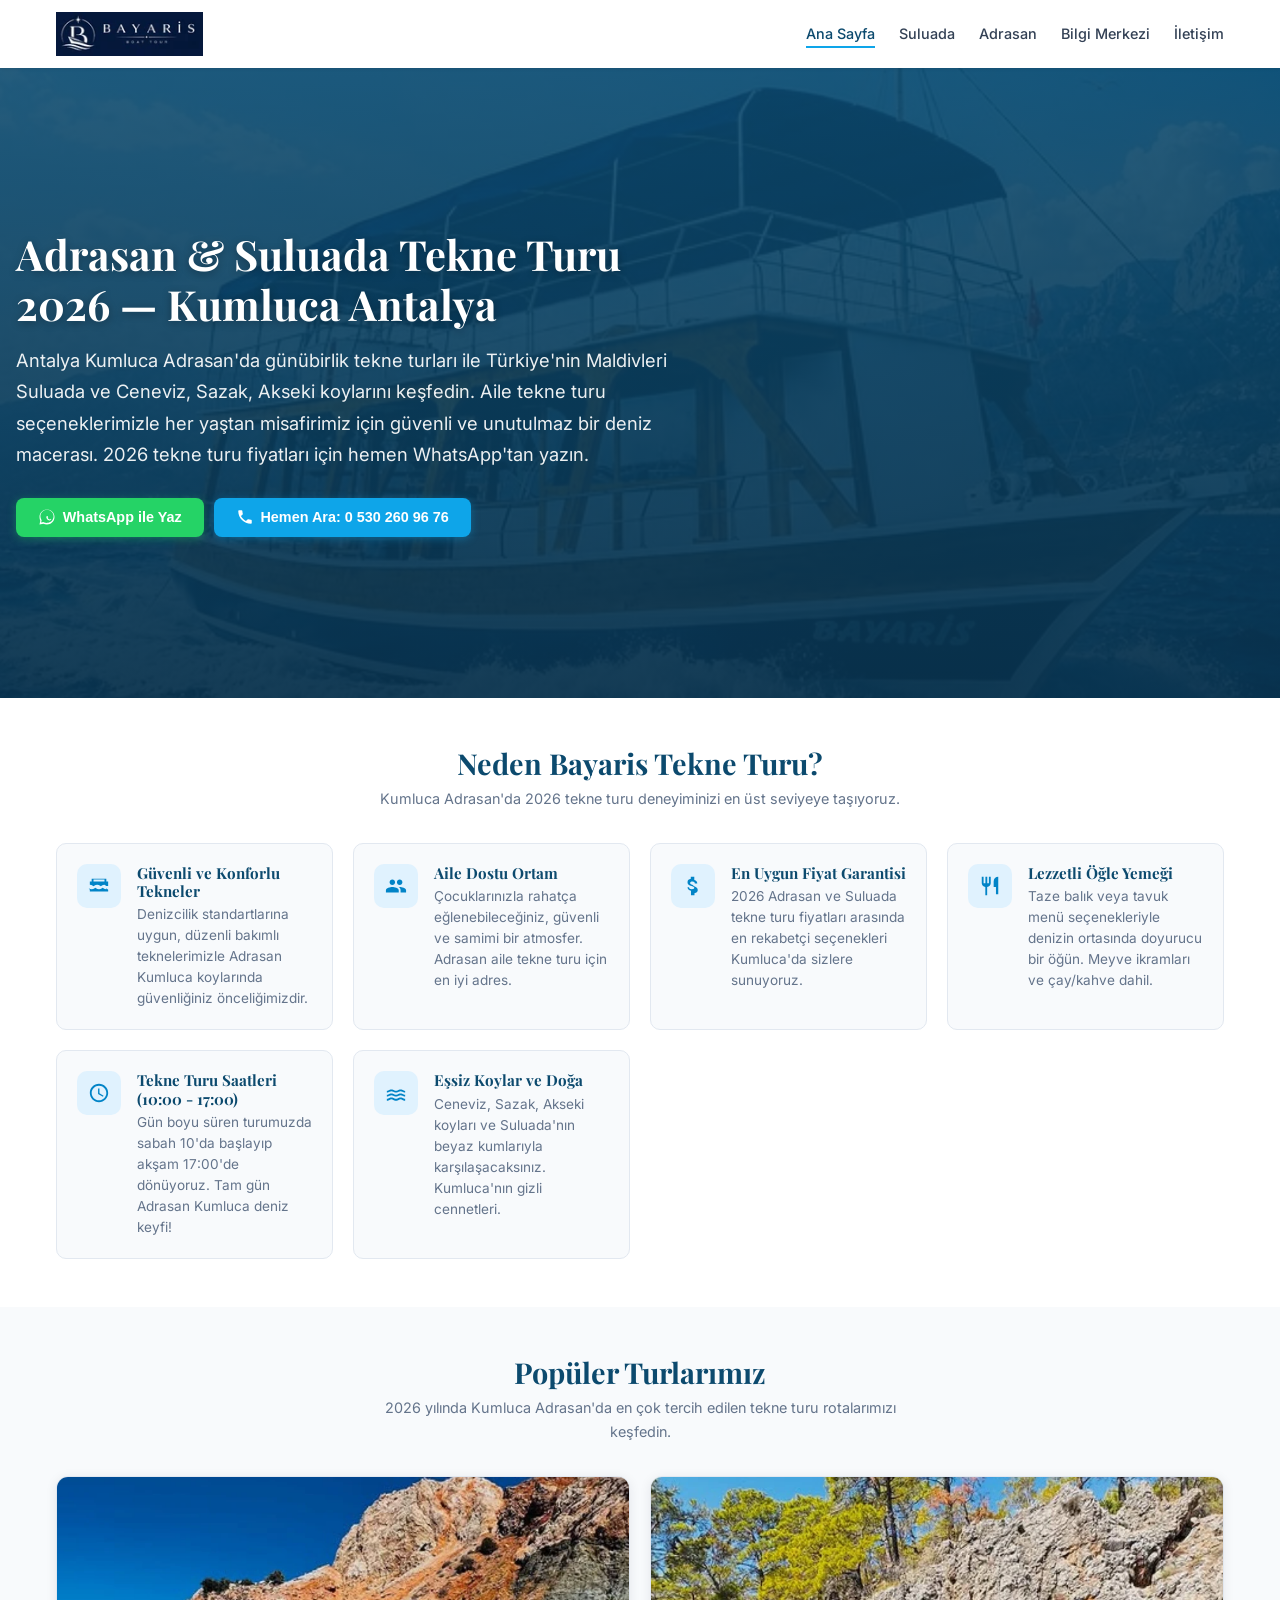
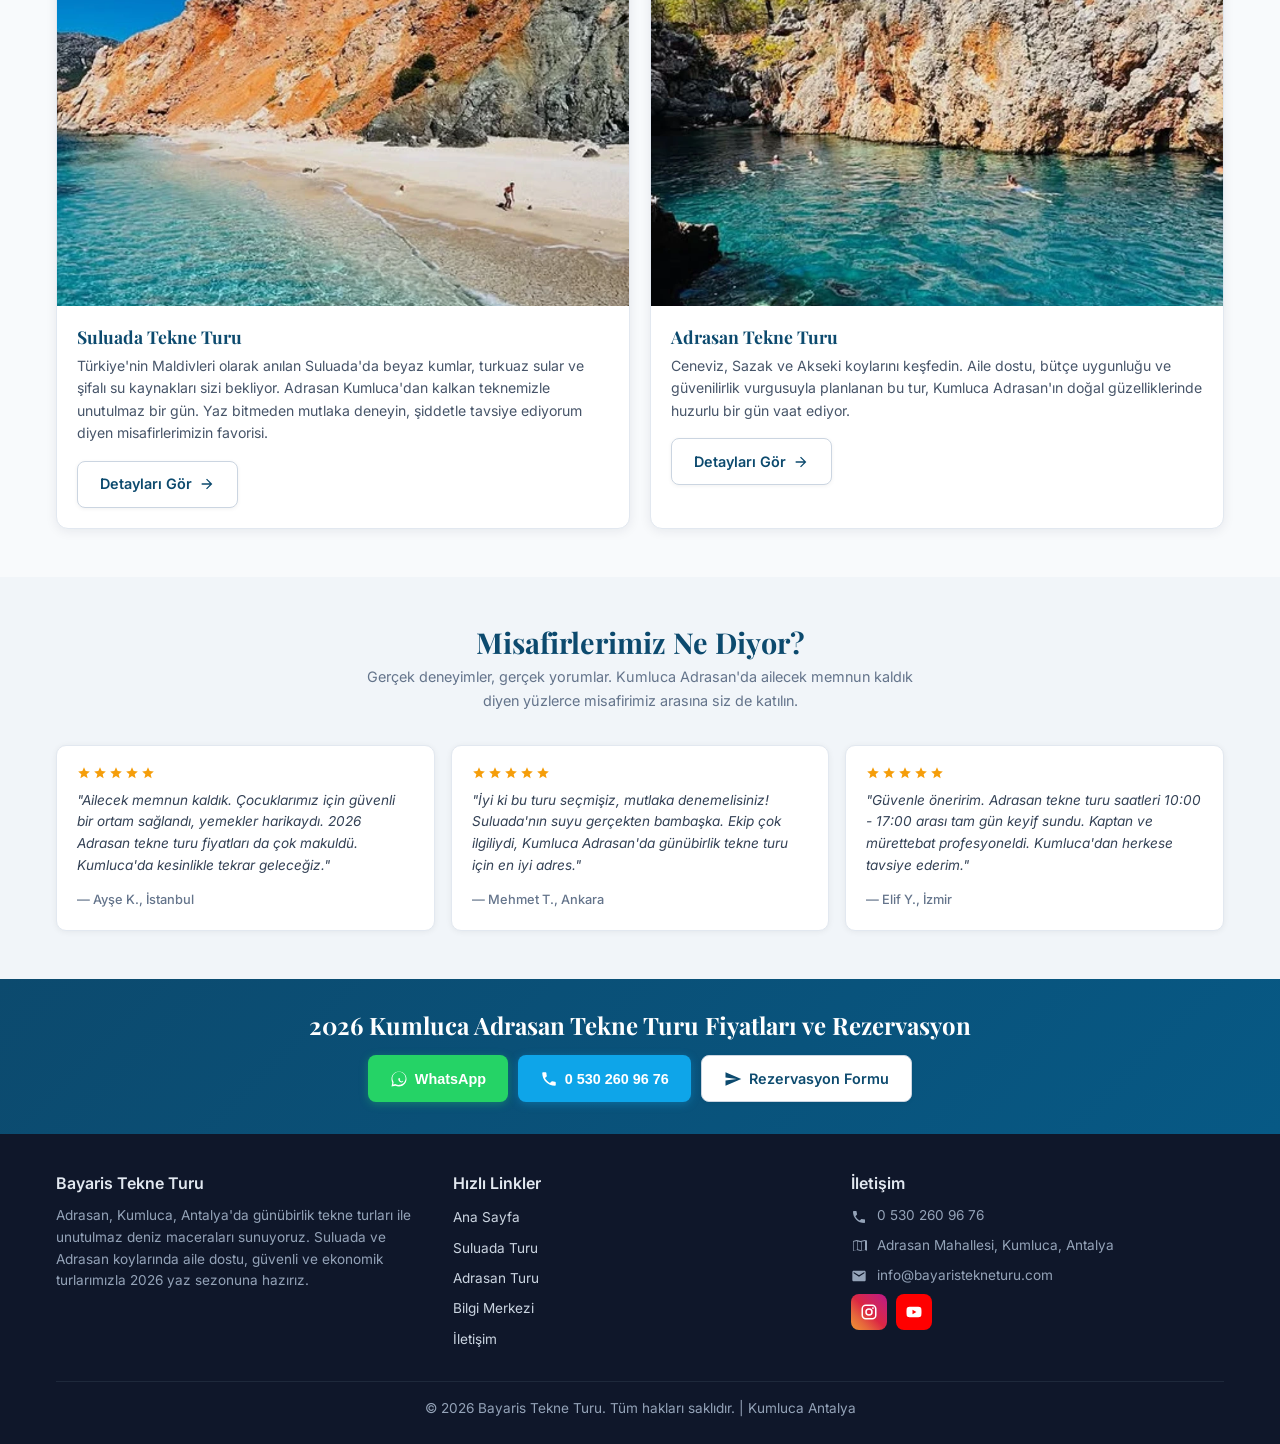
<file: index.html>
<!DOCTYPE html>
<html lang="tr">
<head>
<meta charset="UTF-8">
<meta name="viewport" content="width=device-width, initial-scale=1.0">
<meta name="description" content="Adrasan ve Suluada tekne turu 2026 fiyatları. Antalya Kumluca'da günübirlik tekne turları, aile tekne turu, Ceneviz Sazak Akseki koyları. WhatsApp rezervasyon.">
<meta name="keywords" content="Adrasan tekne turu, Suluada tekne turu, Kumluca tekne turu, Antalya tekne turu, 2026 tekne turu fiyatları, aile tekne turu, günübirlik tekne turu, Ceneviz koyu, Sazak koyu, Akseki koyu, Adrasan tekne turu fiyatları, Suluada tekne turu fiyatları">
<meta name="author" content="Bayaris Tekne Turu">
<meta name="robots" content="index, follow, max-snippet:-1, max-image-preview:large, max-video-preview:-1">
<meta name="geo.region" content="TR-07">
<meta name="geo.placename" content="Adrasan, Kumluca, Antalya">
<meta name="geo.position" content="36.3167;30.4667">
<meta name="ICBM" content="36.3167, 30.4667">
<meta property="og:title" content="Adrasan & Suluada Tekne Turu 2026 | Kumluca Antalya">
<meta property="og:description" content="Adrasan ve Suluada tekne turu 2026 fiyatları. Kumluca Antalya'da günübirlik tekne turları, aile tekne turu. WhatsApp rezervasyon.">
<meta property="og:type" content="website">
<meta property="og:url" content="https://bayaris.github.io/">
<meta property="og:image" content="https://bayaris.github.io/img/og-hero.webp">
<meta property="og:image:width" content="1200">
<meta property="og:image:height" content="630">
<meta property="og:locale" content="tr_TR">
<meta name="twitter:card" content="summary_large_image">
<meta name="twitter:title" content="Adrasan & Suluada Tekne Turu 2026 | Kumluca Antalya">
<meta name="twitter:description" content="Adrasan ve Suluada tekne turu 2026 fiyatları. Kumluca Antalya'da günübirlik tekne turları.">
<meta name="twitter:image" content="https://bayaris.github.io/img/og-hero.webp">
<link rel="canonical" href="https://bayaris.github.io/index.html">
<link rel="icon" type="image/x-icon" href="favicon.ico">
<link rel="preconnect" href="https://fonts.googleapis.com">
<link rel="preconnect" href="https://fonts.gstatic.com" crossorigin>
<link href="https://fonts.googleapis.com/css2?family=Playfair+Display:wght@400;600;700;800&family=Inter:wght@300;400;500;600;700&display=swap" rel="stylesheet">
<title>Adrasan & Suluada Tekne Turu 2026 | Kumluca Antalya Rezervasyon</title>
<link rel="stylesheet" href="css/style.css">
<script type="application/ld+json">
{
  "@context": "https://schema.org",
  "@type": "LocalBusiness",
  "name": "Bayaris Tekne Turu",
  "image": "https://bayaris.github.io/img/logo.webp",
  "@id": "https://bayaris.github.io",
  "url": "https://bayaris.github.io",
  "telephone": "+90-530-260-96-76",
  "email": "info@bayaristekneturu.com",
  "priceRange": "₺₺",
  "address": {
    "@type": "PostalAddress",
    "streetAddress": "Adrasan Mahallesi",
    "addressLocality": "Kumluca",
    "addressRegion": "Antalya",
    "postalCode": "07350",
    "addressCountry": "TR"
  },
  "geo": {
    "@type": "GeoCoordinates",
    "latitude": 36.3167,
    "longitude": 30.4667
  },
  "openingHoursSpecification": {
    "@type": "OpeningHoursSpecification",
    "dayOfWeek": ["Monday","Tuesday","Wednesday","Thursday","Friday","Saturday","Sunday"],
    "opens": "08:00",
    "closes": "20:00"
  },
  "sameAs": [
    "https://instagram.com/bayaris_adrasantekneturu",
    "https://youtube.com/@adrasanbayaristekneturu"
  ],
  "aggregateRating": {
    "@type": "AggregateRating",
    "ratingValue": "4.9",
    "reviewCount": "127"
  },
  "areaServed": {
    "@type": "City",
    "name": "Adrasan, Kumluca, Antalya"
  },
  "hasOfferCatalog": {
    "@type": "OfferCatalog",
    "name": "Tekne Turları",
    "itemListElement": [
      {
        "@type": "Offer",
        "itemOffered": {
          "@type": "TouristAttraction",
          "name": "Suluada Tekne Turu",
          "description": "Türkiye'nin Maldivleri Suluada'da günübirlik tekne turu"
        }
      },
      {
        "@type": "Offer",
        "itemOffered": {
          "@type": "TouristAttraction",
          "name": "Adrasan Tekne Turu",
          "description": "Ceneviz, Sazak, Akseki koyları tekne turu"
        }
      }
    ]
  }
}
</script>
<script type="application/ld+json">
{
  "@context": "https://schema.org",
  "@type": "WebSite",
  "url": "https://bayaris.github.io",
  "potentialAction": {
    "@type": "SearchAction",
    "target": "https://bayaris.github.io/blog.html?q={search_term_string}",
    "query-input": "required name=search_term_string"
  }
}
</script>
</head>
<body>
<header>
  <div class="container nav">
    <a href="index.html" class="logo">
      <img src="img/logo.webp" alt="Bayaris Tekne Turu Logo" width="160" height="48">
    </a>
    <button class="menu-toggle" aria-label="Menü" aria-expanded="false">☰</button>
    <ul class="nav-links">
      <li><a href="index.html">Ana Sayfa</a></li>
      <li><a href="suluada.html">Suluada</a></li>
      <li><a href="adrasan.html">Adrasan</a></li>
      <li><a href="blog.html">Bilgi Merkezi</a></li>
      <li><a href="iletisim.html">İletişim</a></li>
    </ul>
  </div>
</header>

<section class="hero">
  <div class="hero-bg">
    <img src="img/hero-bg.webp" alt="Adrasan ve Suluada tekne turu - Turkuaz sular ve beyaz kumlar" width="1920" height="1080" fetchpriority="high">
  </div>
  <div class="hero-content">
    <h1>Adrasan & Suluada Tekne Turu 2026 — Kumluca Antalya</h1>
    <p>Antalya Kumluca Adrasan'da günübirlik tekne turları ile Türkiye'nin Maldivleri Suluada ve Ceneviz, Sazak, Akseki koylarını keşfedin. Aile tekne turu seçeneklerimizle her yaştan misafirimiz için güvenli ve unutulmaz bir deniz macerası. 2026 tekne turu fiyatları için hemen WhatsApp'tan yazın.</p>
    <div class="btn-group">
      <button class="btn btn-whatsapp" data-wa="Merhaba, Adrasan tekne turu hakkında bilgi ve rezervasyon almak istiyorum."><span style="width:18px;height:18px;display:inline-flex;align-items:center"><svg viewBox="0 0 24 24" style="width:18px;height:18px;fill:currentColor"><path d="M16.75 13.96c.25.13.41.2.46.3.05.11.04.61-.21 1.18-.26.57-.64.93-.84 1.06-.21.13-.45.2-.7.2-.75 0-1.7-.42-2.55-1.1-.65-.52-1.2-1.2-1.5-1.92-.3-.72-.38-1.42-.25-1.96.08-.34.26-.63.5-.84.18-.16.38-.24.58-.24.1 0 .2.02.28.06.1.04.2.12.28.22.1.12.2.28.3.48.1.2.2.4.28.54.08.14.14.26.18.36.04.1.04.2-.02.28-.06.08-.14.14-.22.2-.08.06-.16.12-.22.18-.06.06-.12.12-.16.2-.04.08-.04.16 0 .26.04.1.1.2.2.3.1.1.2.22.3.32.14.14.3.28.46.42.2.18.42.34.64.48.22.14.42.24.58.3.16.06.28.08.36.06.08-.02.14-.06.18-.12.04-.06.08-.12.14-.2.06-.08.1-.14.14-.2.04-.06.1-.1.18-.12.08-.02.18 0 .3.06.12.06.26.14.42.24.16.1.34.22.54.36.2.14.38.28.54.42zM12 2C6.48 2 2 6.48 2 12c0 1.82.38 3.55 1.07 5.11L2 22l5.02-1.06C8.55 21.62 10.24 22 12 22c5.52 0 10-4.48 10-10S17.52 2 12 2zm0 18c-1.58 0-3.1-.38-4.45-1.08l-.32-.17-3.02.64.65-2.94-.21-.34C3.64 14.22 3.2 12.66 3.2 11c0-4.86 3.94-8.8 8.8-8.8s8.8 3.94 8.8 8.8-3.94 8.8-8.8 8.8z"/></svg></span> WhatsApp ile Yaz</button>
      <button class="btn btn-primary" data-tel="+905302609676"><span style="width:18px;height:18px;display:inline-flex;align-items:center"><svg viewBox="0 0 24 24" style="width:18px;height:18px;fill:currentColor"><path d="M6.62 10.79c1.44 2.83 3.76 5.14 6.59 6.59l2.2-2.2c.27-.27.67-.36 1.02-.24 1.12.37 2.33.57 3.57.57.55 0 1 .45 1 1V20c0 .55-.45 1-1 1-9.39 0-17-7.61-17-17 0-.55.45-1 1-1h3.5c.55 0 1 .45 1 1 0 1.25.2 2.45.57 3.57.11.35.03.74-.25 1.02l-2.2 2.2z"/></svg></span> Hemen Ara: 0 530 260 96 76</button>
    </div>
  </div>
</section>

<section class="features">
  <div class="container">
    <div class="section-title">
      <h2>Neden Bayaris Tekne Turu?</h2>
      <p>Kumluca Adrasan'da 2026 tekne turu deneyiminizi en üst seviyeye taşıyoruz.</p>
    </div>
    <div class="grid grid-3">
      <div class="feature-item">
        <div class="icon"><svg viewBox="0 0 24 24"><path d="M20 15.5c-1.2 0-2.3-.4-3.2-1.1l-.8-.6-.8.6c-.9.7-2 1.1-3.2 1.1s-2.3-.4-3.2-1.1l-.8-.6-.8.6c-.9.7-2 1.1-3.2 1.1s-2.3-.4-3.2-1.1L2 16v2h20v-2l-2-1.5zM20 12l-2-1.5c-1.2 0-2.3.4-3.2 1.1l-.8.6-.8-.6c-.9-.7-2-1.1-3.2-1.1s-2.3.4-3.2 1.1l-.8.6-.8-.6c-.9-.7-2-1.1-3.2-1.1L2 12V7h2V4h16v3h2v5zM6 7h12V5H6v2z"/></svg></div>
        <div>
          <h4>Güvenli ve Konforlu Tekneler</h4>
          <p>Denizcilik standartlarına uygun, düzenli bakımlı teknelerimizle Adrasan Kumluca koylarında güvenliğiniz önceliğimizdir.</p>
        </div>
      </div>
      <div class="feature-item">
        <div class="icon"><svg viewBox="0 0 24 24"><path d="M16 11c1.7 0 3-1.3 3-3s-1.3-3-3-3-3 1.3-3 3 1.3 3 3 3zm-8 0c1.7 0 3-1.3 3-3s-1.3-3-3-3-3 1.3-3 3 1.3 3 3 3zm0 2c-2.3 0-7 1.2-7 3.5V19h14v-2.5c0-2.3-4.7-3.5-7-3.5zm8 0c-.3 0-.6 0-1 .1 1.2.8 2 1.9 2 3.4V19h6v-2.5c0-2.3-4.7-3.5-7-3.5z"/></svg></div>
        <div>
          <h4>Aile Dostu Ortam</h4>
          <p>Çocuklarınızla rahatça eğlenebileceğiniz, güvenli ve samimi bir atmosfer. Adrasan aile tekne turu için en iyi adres.</p>
        </div>
      </div>
      <div class="feature-item">
        <div class="icon"><svg viewBox="0 0 24 24"><path d="M11.8 10.9c-2.3-.6-3-1.2-3-2.1 0-1.1 1-1.8 2.7-1.8 1.8 0 2.4.9 2.5 2.2h2.7c-.1-1.7-1.1-3.3-3.3-3.8V2h-3.8v2.2c-2 .4-3.6 1.6-3.6 3.6 0 2.3 1.8 3.4 4.4 4.1 2.6.7 3 1.6 3 2.1 0 .6-.5 1.5-2.7 1.5-2.1 0-2.9-.9-3-2.1H6c.1 2 1.4 3.4 3.8 3.8V22h3.8v-2.2c2.1-.4 3.6-1.5 3.6-3.5 0-2.7-2.2-3.5-4.4-4.4z"/></svg></div>
        <div>
          <h4>En Uygun Fiyat Garantisi</h4>
          <p>2026 Adrasan ve Suluada tekne turu fiyatları arasında en rekabetçi seçenekleri Kumluca'da sizlere sunuyoruz.</p>
        </div>
      </div>
      <div class="feature-item">
        <div class="icon"><svg viewBox="0 0 24 24"><path d="M11 9H9V2H7v7H5V2H3v7c0 2.1 1.7 3.9 3.9 4v9h2v-9c2.2-.1 3.9-1.9 3.9-4V2h-2v7zm5-4v8h2.5v8H21V2c-2.8 0-5 2.2-5 5z"/></svg></div>
        <div>
          <h4>Lezzetli Öğle Yemeği</h4>
          <p>Taze balık veya tavuk menü seçenekleriyle denizin ortasında doyurucu bir öğün. Meyve ikramları ve çay/kahve dahil.</p>
        </div>
      </div>
      <div class="feature-item">
        <div class="icon"><svg viewBox="0 0 24 24"><path d="M11.99 2C6.47 2 2 6.48 2 12s4.47 10 9.99 10C17.52 22 22 17.52 22 12S17.52 2 11.99 2zM12 20c-4.42 0-8-3.58-8-8s3.58-8 8-8 8 3.58 8 8-3.58 8-8 8zm.5-13H11v6l5.25 3.15.75-1.23-4.5-2.67z"/></svg></div>
        <div>
          <h4>Tekne Turu Saatleri (10:00 - 17:00)</h4>
          <p>Gün boyu süren turumuzda sabah 10'da başlayıp akşam 17:00'de dönüyoruz. Tam gün Adrasan Kumluca deniz keyfi!</p>
        </div>
      </div>
      <div class="feature-item">
        <div class="icon"><svg viewBox="0 0 24 24"><path d="M17 16.99c-1.35 0-2.2.42-2.95.8-.65.33-1.18.6-2.05.6-.9 0-1.4-.25-2.05-.6-.75-.38-1.57-.8-2.95-.8s-2.2.42-2.95.8c-.65.33-1.17.6-2.05.6v1.95c1.35 0 2.2-.42 2.95-.8.65-.33 1.17-.6 2.05-.6s1.4.25 2.05.6c.75.38 1.57.8 2.95.8s2.2-.42 2.95-.8c.65-.33 1.18-.6 2.05-.6.9 0 1.4.25 2.05.6.75.38 1.58.8 2.95.8v-1.95c-.9 0-1.4-.25-2.05-.6-.75-.38-1.6-.8-2.95-.8zm0-4.45c-1.35 0-2.2.43-2.95.8-.65.32-1.18.6-2.05.6-.9 0-1.4-.25-2.05-.6-.75-.38-1.57-.8-2.95-.8s-2.2.43-2.95.8c-.65.32-1.17.6-2.05.6v1.95c1.35 0 2.2-.43 2.95-.8.65-.35 1.15-.6 2.05-.6s1.4.25 2.05.6c.75.38 1.57.8 2.95.8s2.2-.43 2.95-.8c.65-.35 1.15-.6 2.05-.6s1.4.25 2.05.6c.75.38 1.58.8 2.95.8v-1.95c-.9 0-1.4-.25-2.05-.6-.75-.38-1.6-.8-2.95-.8zM17 8.1c-1.35 0-2.2.43-2.95.8-.65.32-1.18.6-2.05.6-.9 0-1.4-.25-2.05-.6-.75-.38-1.57-.8-2.95-.8s-2.2.43-2.95.8c-.65.32-1.17.6-2.05.6v1.95c1.35 0 2.2-.43 2.95-.8.65-.35 1.15-.6 2.05-.6s1.4.25 2.05.6c.75.38 1.57.8 2.95.8s2.2-.43 2.95-.8c.65-.35 1.15-.6 2.05-.6s1.4.25 2.05.6c.75.38 1.58.8 2.95.8V9.7c-.9 0-1.4-.25-2.05-.6-.75-.38-1.6-.8-2.95-.8z"/></svg></div>
        <div>
          <h4>Eşsiz Koylar ve Doğa</h4>
          <p>Ceneviz, Sazak, Akseki koyları ve Suluada'nın beyaz kumlarıyla karşılaşacaksınız. Kumluca'nın gizli cennetleri.</p>
        </div>
      </div>
    </div>
  </div>
</section>

<section>
  <div class="container">
    <div class="section-title">
      <h2>Popüler Turlarımız</h2>
      <p>2026 yılında Kumluca Adrasan'da en çok tercih edilen tekne turu rotalarımızı keşfedin.</p>
    </div>
    <div class="grid grid-2">
      <article class="card">
        <div class="card-img">
          <img src="img/suluada-tur.webp" alt="Suluada tekne turu - Türkiye'nin Maldivleri beyaz kum plajı" width="800" height="600" loading="lazy">
        </div>
        <div class="card-body">
          <h3>Suluada Tekne Turu</h3>
          <p>Türkiye'nin Maldivleri olarak anılan Suluada'da beyaz kumlar, turkuaz sular ve şifalı su kaynakları sizi bekliyor. Adrasan Kumluca'dan kalkan teknemizle unutulmaz bir gün. Yaz bitmeden mutlaka deneyin, şiddetle tavsiye ediyorum diyen misafirlerimizin favorisi.</p>
          <a href="suluada.html" class="btn btn-secondary">Detayları Gör <span style="width:16px;height:16px;display:inline-flex;align-items:center"><svg viewBox="0 0 24 24" style="width:16px;height:16px;fill:currentColor"><path d="M12 4l-1.41 1.41L16.17 11H4v2h12.17l-5.58 5.59L12 20l8-8z"/></svg></span></a>
        </div>
      </article>
      <article class="card">
        <div class="card-img">
          <img src="img/adrasan-tur.webp" alt="Adrasan tekne turu - Ceneviz koyu manzarası" width="800" height="600" loading="lazy">
        </div>
        <div class="card-body">
          <h3>Adrasan Tekne Turu</h3>
          <p>Ceneviz, Sazak ve Akseki koylarını keşfedin. Aile dostu, bütçe uygunluğu ve güvenilirlik vurgusuyla planlanan bu tur, Kumluca Adrasan'ın doğal güzelliklerinde huzurlu bir gün vaat ediyor.</p>
          <a href="adrasan.html" class="btn btn-secondary">Detayları Gör <span style="width:16px;height:16px;display:inline-flex;align-items:center"><svg viewBox="0 0 24 24" style="width:16px;height:16px;fill:currentColor"><path d="M12 4l-1.41 1.41L16.17 11H4v2h12.17l-5.58 5.59L12 20l8-8z"/></svg></span></a>
        </div>
      </article>
    </div>
  </div>
</section>

<section class="reviews">
  <div class="container">
    <div class="section-title">
      <h2>Misafirlerimiz Ne Diyor?</h2>
      <p>Gerçek deneyimler, gerçek yorumlar. Kumluca Adrasan'da ailecek memnun kaldık diyen yüzlerce misafirimiz arasına siz de katılın.</p>
    </div>
    <div class="review-grid">
      <div class="review-card">
        <div class="stars"><svg viewBox="0 0 24 24"><path d="M12 17.27L18.18 21l-1.64-7.03L22 9.24l-7.19-.61L12 2 9.19 8.63 2 9.24l5.46 4.73L5.82 21z"/></svg><svg viewBox="0 0 24 24"><path d="M12 17.27L18.18 21l-1.64-7.03L22 9.24l-7.19-.61L12 2 9.19 8.63 2 9.24l5.46 4.73L5.82 21z"/></svg><svg viewBox="0 0 24 24"><path d="M12 17.27L18.18 21l-1.64-7.03L22 9.24l-7.19-.61L12 2 9.19 8.63 2 9.24l5.46 4.73L5.82 21z"/></svg><svg viewBox="0 0 24 24"><path d="M12 17.27L18.18 21l-1.64-7.03L22 9.24l-7.19-.61L12 2 9.19 8.63 2 9.24l5.46 4.73L5.82 21z"/></svg><svg viewBox="0 0 24 24"><path d="M12 17.27L18.18 21l-1.64-7.03L22 9.24l-7.19-.61L12 2 9.19 8.63 2 9.24l5.46 4.73L5.82 21z"/></svg></div>
        <p>"Ailecek memnun kaldık. Çocuklarımız için güvenli bir ortam sağlandı, yemekler harikaydı. 2026 Adrasan tekne turu fiyatları da çok makuldü. Kumluca'da kesinlikle tekrar geleceğiz."</p>
        <div class="author">— Ayşe K., İstanbul</div>
      </div>
      <div class="review-card">
        <div class="stars"><svg viewBox="0 0 24 24"><path d="M12 17.27L18.18 21l-1.64-7.03L22 9.24l-7.19-.61L12 2 9.19 8.63 2 9.24l5.46 4.73L5.82 21z"/></svg><svg viewBox="0 0 24 24"><path d="M12 17.27L18.18 21l-1.64-7.03L22 9.24l-7.19-.61L12 2 9.19 8.63 2 9.24l5.46 4.73L5.82 21z"/></svg><svg viewBox="0 0 24 24"><path d="M12 17.27L18.18 21l-1.64-7.03L22 9.24l-7.19-.61L12 2 9.19 8.63 2 9.24l5.46 4.73L5.82 21z"/></svg><svg viewBox="0 0 24 24"><path d="M12 17.27L18.18 21l-1.64-7.03L22 9.24l-7.19-.61L12 2 9.19 8.63 2 9.24l5.46 4.73L5.82 21z"/></svg><svg viewBox="0 0 24 24"><path d="M12 17.27L18.18 21l-1.64-7.03L22 9.24l-7.19-.61L12 2 9.19 8.63 2 9.24l5.46 4.73L5.82 21z"/></svg></div>
        <p>"İyi ki bu turu seçmişiz, mutlaka denemelisiniz! Suluada'nın suyu gerçekten bambaşka. Ekip çok ilgiliydi, Kumluca Adrasan'da günübirlik tekne turu için en iyi adres."</p>
        <div class="author">— Mehmet T., Ankara</div>
      </div>
      <div class="review-card">
        <div class="stars"><svg viewBox="0 0 24 24"><path d="M12 17.27L18.18 21l-1.64-7.03L22 9.24l-7.19-.61L12 2 9.19 8.63 2 9.24l5.46 4.73L5.82 21z"/></svg><svg viewBox="0 0 24 24"><path d="M12 17.27L18.18 21l-1.64-7.03L22 9.24l-7.19-.61L12 2 9.19 8.63 2 9.24l5.46 4.73L5.82 21z"/></svg><svg viewBox="0 0 24 24"><path d="M12 17.27L18.18 21l-1.64-7.03L22 9.24l-7.19-.61L12 2 9.19 8.63 2 9.24l5.46 4.73L5.82 21z"/></svg><svg viewBox="0 0 24 24"><path d="M12 17.27L18.18 21l-1.64-7.03L22 9.24l-7.19-.61L12 2 9.19 8.63 2 9.24l5.46 4.73L5.82 21z"/></svg><svg viewBox="0 0 24 24"><path d="M12 17.27L18.18 21l-1.64-7.03L22 9.24l-7.19-.61L12 2 9.19 8.63 2 9.24l5.46 4.73L5.82 21z"/></svg></div>
        <p>"Güvenle öneririm. Adrasan tekne turu saatleri 10:00 - 17:00 arası tam gün keyif sundu. Kaptan ve mürettebat profesyoneldi. Kumluca'dan herkese tavsiye ederim."</p>
        <div class="author">— Elif Y., İzmir</div>
      </div>
    </div>
  </div>
</section>

<section class="cta-bar">
  <div class="container">
    <h3>2026 Kumluca Adrasan Tekne Turu Fiyatları ve Rezervasyon</h3>
    <div class="btn-group">
      <button class="btn btn-whatsapp" data-wa="Merhaba, 2026 Adrasan tekne turu fiyatları ve rezervasyon hakkında bilgi almak istiyorum."><span style="width:18px;height:18px;display:inline-flex;align-items:center"><svg viewBox="0 0 24 24" style="width:18px;height:18px;fill:currentColor"><path d="M16.75 13.96c.25.13.41.2.46.3.05.11.04.61-.21 1.18-.26.57-.64.93-.84 1.06-.21.13-.45.2-.7.2-.75 0-1.7-.42-2.55-1.1-.65-.52-1.2-1.2-1.5-1.92-.3-.72-.38-1.42-.25-1.96.08-.34.26-.63.5-.84.18-.16.38-.24.58-.24.1 0 .2.02.28.06.1.04.2.12.28.22.1.12.2.28.3.48.1.2.2.4.28.54.08.14.14.26.18.36.04.1.04.2-.02.28-.06.08-.14.14-.22.2-.08.06-.16.12-.22.18-.06.06-.12.12-.16.2-.04.08-.04.16 0 .26.04.1.1.2.2.3.1.1.2.22.3.32.14.14.3.28.46.42.2.18.42.34.64.48.22.14.42.24.58.3.16.06.28.08.36.06.08-.02.14-.06.18-.12.04-.06.08-.12.14-.2.06-.08.1-.14.14-.2.04-.06.1-.1.18-.12.08-.02.18 0 .3.06.12.06.26.14.42.24.16.1.34.22.54.36.2.14.38.28.54.42zM12 2C6.48 2 2 6.48 2 12c0 1.82.38 3.55 1.07 5.11L2 22l5.02-1.06C8.55 21.62 10.24 22 12 22c5.52 0 10-4.48 10-10S17.52 2 12 2zm0 18c-1.58 0-3.1-.38-4.45-1.08l-.32-.17-3.02.64.65-2.94-.21-.34C3.64 14.22 3.2 12.66 3.2 11c0-4.86 3.94-8.8 8.8-8.8s8.8 3.94 8.8 8.8-3.94 8.8-8.8 8.8z"/></svg></span> WhatsApp</button>
      <button class="btn btn-primary" data-tel="+905302609676"><span style="width:18px;height:18px;display:inline-flex;align-items:center"><svg viewBox="0 0 24 24" style="width:18px;height:18px;fill:currentColor"><path d="M6.62 10.79c1.44 2.83 3.76 5.14 6.59 6.59l2.2-2.2c.27-.27.67-.36 1.02-.24 1.12.37 2.33.57 3.57.57.55 0 1 .45 1 1V20c0 .55-.45 1-1 1-9.39 0-17-7.61-17-17 0-.55.45-1 1-1h3.5c.55 0 1 .45 1 1 0 1.25.2 2.45.57 3.57.11.35.03.74-.25 1.02l-2.2 2.2z"/></svg></span> 0 530 260 96 76</button>
      <a href="iletisim.html" class="btn btn-secondary"><span style="width:18px;height:18px;display:inline-flex;align-items:center"><svg viewBox="0 0 24 24" style="width:18px;height:18px;fill:currentColor"><path d="M2.01 21L23 12 2.01 3 2 10l15 2-15 2z"/></svg></span> Rezervasyon Formu</a>
    </div>
  </div>
</section>

<footer itemscope itemtype="https://schema.org/LocalBusiness">
  <div class="container">
    <div class="footer-grid">
      <div>
        <h4 itemprop="name">Bayaris Tekne Turu</h4>
        <p itemprop="description">Adrasan, Kumluca, Antalya'da günübirlik tekne turları ile unutulmaz deniz maceraları sunuyoruz. Suluada ve Adrasan koylarında aile dostu, güvenli ve ekonomik turlarımızla 2026 yaz sezonuna hazırız.</p>
      </div>
      <div>
        <h4>Hızlı Linkler</h4>
        <ul>
          <li><a href="index.html">Ana Sayfa</a></li>
          <li><a href="suluada.html">Suluada Turu</a></li>
          <li><a href="adrasan.html">Adrasan Turu</a></li>
          <li><a href="blog.html">Bilgi Merkezi</a></li>
          <li><a href="iletisim.html">İletişim</a></li>
        </ul>
      </div>
      <div>
        <h4>İletişim</h4>
        <p><span style="width:16px;height:16px;display:inline-flex;align-items:center;vertical-align:middle;margin-right:6px"><svg viewBox="0 0 24 24" style="width:16px;height:16px;fill:currentColor"><path d="M6.62 10.79c1.44 2.83 3.76 5.14 6.59 6.59l2.2-2.2c.27-.27.67-.36 1.02-.24 1.12.37 2.33.57 3.57.57.55 0 1 .45 1 1V20c0 .55-.45 1-1 1-9.39 0-17-7.61-17-17 0-.55.45-1 1-1h3.5c.55 0 1 .45 1 1 0 1.25.2 2.45.57 3.57.11.35.03.74-.25 1.02l-2.2 2.2z"/></svg></span> <span itemprop="telephone">0 530 260 96 76</span></p>
        <p><span style="width:16px;height:16px;display:inline-flex;align-items:center;vertical-align:middle;margin-right:6px"><svg viewBox="0 0 24 24" style="width:16px;height:16px;fill:currentColor"><path d="M20.5 3l-6 1.5-6-1.5-5.5 1.4v15.1l5.5-1.4 6 1.5 6-1.5 5.5 1.4V4.4L20.5 3zM9 17.5l-5 1.3V5.8l5-1.3v13zm6 .8l-5-1.3V5.1l5 1.3v12zm6-.8l-5 1.3V5.8l5-1.3v13z"/></svg></span> <span itemprop="address" itemscope itemtype="https://schema.org/PostalAddress"><span itemprop="streetAddress">Adrasan Mahallesi</span>, <span itemprop="addressLocality">Kumluca</span>, <span itemprop="addressRegion">Antalya</span></span></p>
        <p><span style="width:16px;height:16px;display:inline-flex;align-items:center;vertical-align:middle;margin-right:6px"><svg viewBox="0 0 24 24" style="width:16px;height:16px;fill:currentColor"><path d="M20 4H4c-1.1 0-1.99.9-1.99 2L2 18c0 1.1.9 2 2 2h16c1.1 0 2-.9 2-2V6c0-1.1-.9-2-2-2zm0 4l-8 5-8-5V6l8 5 8-5v2z"/></svg></span> <span itemprop="email">info@bayaristekneturu.com</span></p>
        <div class="social">
          <a href="https://instagram.com/bayaris_adrasantekneturu" target="_blank" rel="noopener" aria-label="Instagram"><svg viewBox="0 0 24 24"><path d="M7.8 2h8.4C19.4 2 22 4.6 22 7.8v8.4a5.8 5.8 0 0 1-5.8 5.8H7.8C4.6 22 2 19.4 2 16.2V7.8A5.8 5.8 0 0 1 7.8 2m-.2 2A3.6 3.6 0 0 0 4 7.6v8.8C4 18.39 5.61 20 7.6 20h8.8a3.6 3.6 0 0 0 3.6-3.6V7.6C20 5.61 18.39 4 16.4 4H7.6m9.65 1.5a1.25 1.25 0 0 1 1.25 1.25A1.25 1.25 0 0 1 17.25 8 1.25 1.25 0 0 1 16 6.75a1.25 1.25 0 0 1 1.25-1.25M12 7a5 5 0 0 1 5 5 5 5 0 0 1-5 5 5 5 0 0 1-5-5 5 5 0 0 1 5-5m0 2a3 3 0 0 0-3 3 3 3 0 0 0 3 3 3 3 0 0 0 3-3 3 3 0 0 0-3-3z"/></svg></a>
          <a href="https://youtube.com/@adrasanbayaristekneturu" target="_blank" rel="noopener" aria-label="YouTube"><svg viewBox="0 0 24 24"><path d="M21.58 7.16c-.23-.86-.9-1.54-1.76-1.77C18.26 5 12 5 12 5s-6.26 0-7.82.39c-.86.23-1.54.91-1.77 1.77C2 8.72 2 12 2 12s0 3.28.39 4.84c.23.86.91 1.54 1.77 1.77C5.74 19 12 19 12 19s6.26 0 7.82-.39c.86-.23 1.54-.91 1.77-1.77C22 15.28 22 12 22 12s0-3.28-.42-4.84zM10 15V9l5.2 3-5.2 3z"/></svg></a>
        </div>
      </div>
    </div>
    <div class="footer-bottom">
      <p>© 2026 Bayaris Tekne Turu. Tüm hakları saklıdır. | <span itemprop="address" itemscope itemtype="https://schema.org/PostalAddress"><span itemprop="addressLocality">Kumluca</span> <span itemprop="addressRegion">Antalya</span></span></p>
    </div>
  </div>
</footer>

<script src="js/main.js"></script>
</body>
</html>
</file>
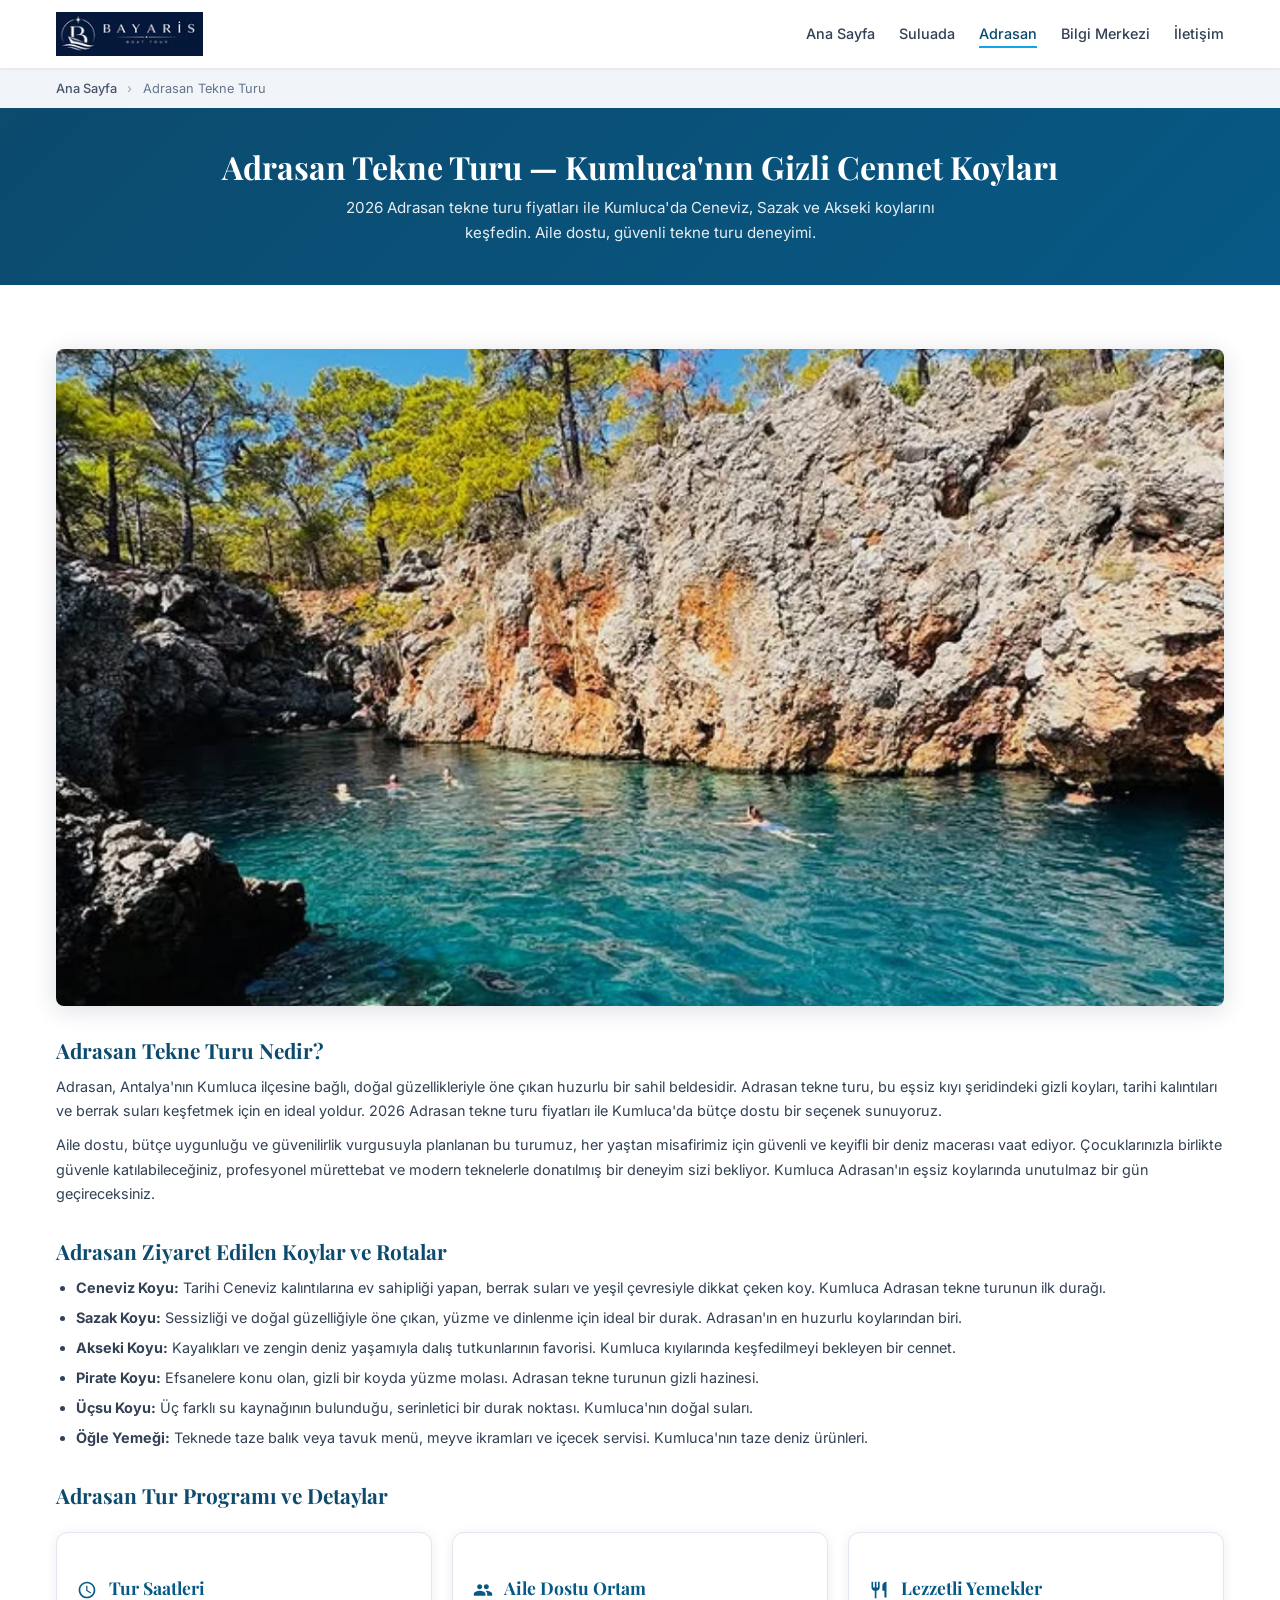
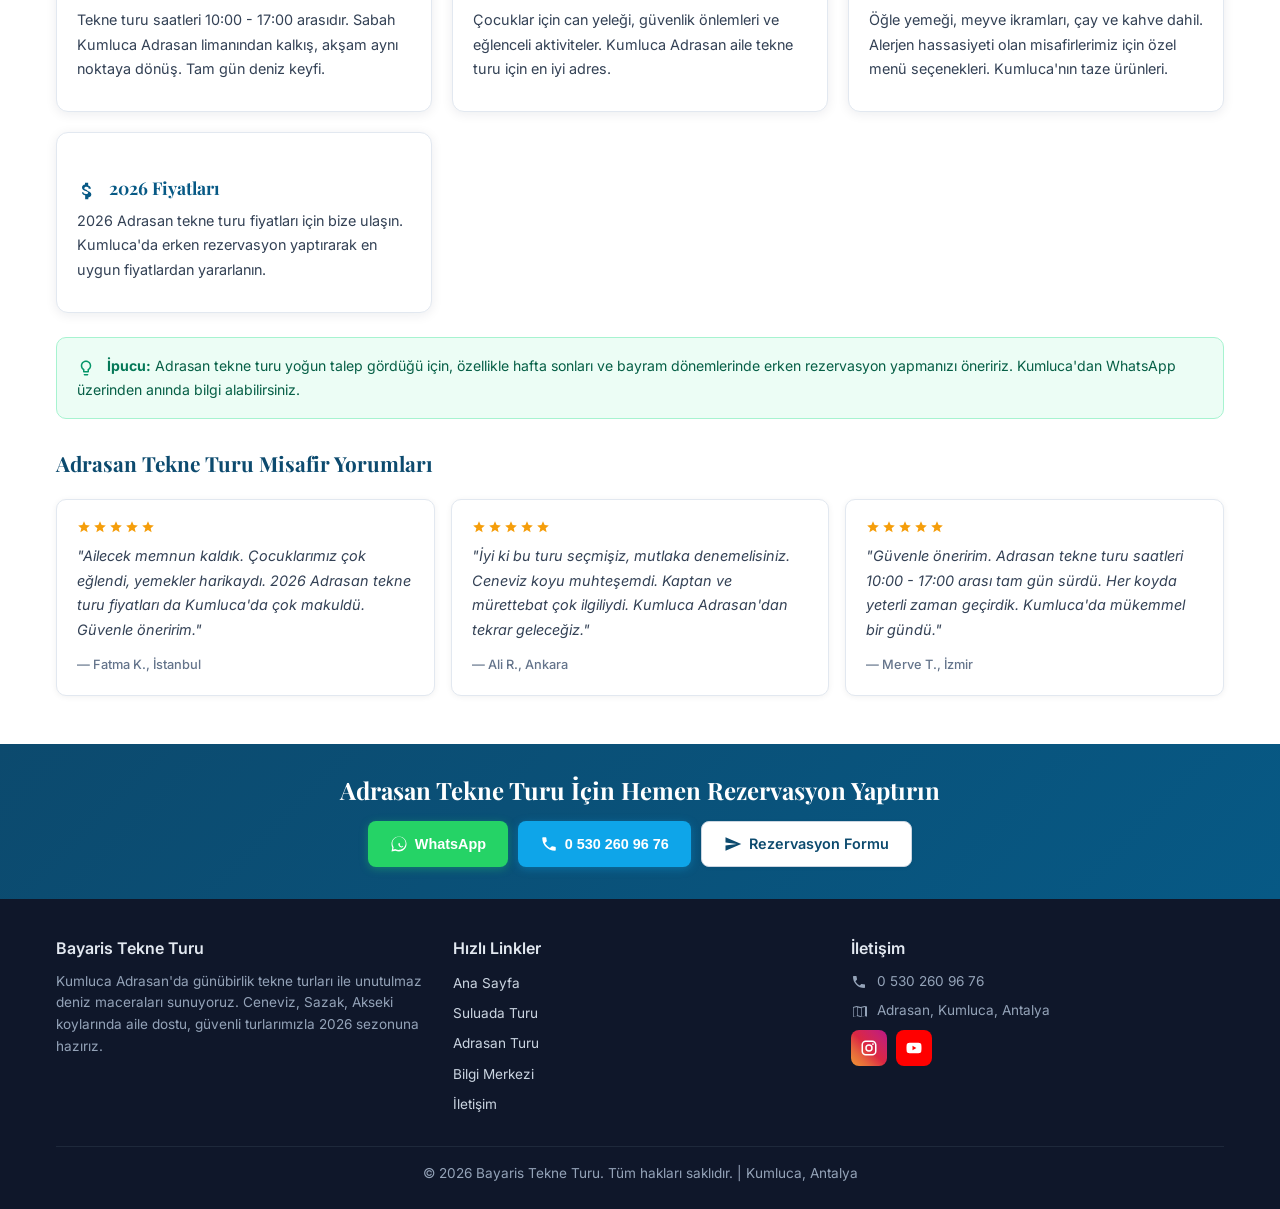
<file: adrasan.html>
<!DOCTYPE html>
<html lang="tr">
<head>
<meta charset="UTF-8">
<meta name="viewport" content="width=device-width, initial-scale=1.0">
<meta name="description" content="Adrasan tekne turu 2026 fiyatları ve koy rotaları. Kumluca Adrasan'da Ceneviz, Sazak, Akseki koyları tekne turu. Aile dostu, güvenli rezervasyon.">
<meta name="keywords" content="Adrasan tekne turu, Adrasan tekne turu fiyatları 2026, Kumluca tekne turu, Ceneviz koyu tekne turu, Sazak koyu, Akseki koyu, aile tekne turu Adrasan, Adrasan tekne turu rezervasyon">
<meta name="author" content="Bayaris Tekne Turu">
<meta name="robots" content="index, follow, max-snippet:-1, max-image-preview:large">
<meta name="geo.region" content="TR-07">
<meta name="geo.placename" content="Adrasan, Kumluca, Antalya">
<meta name="geo.position" content="36.3167;30.4667">
<meta name="ICBM" content="36.3167, 30.4667">
<meta property="og:title" content="Adrasan Tekne Turu 2026 | Kumluca Koylar & Rezervasyon">
<meta property="og:description" content="Adrasan tekne turu 2026 fiyatları ve koy rotaları. Ceneviz, Sazak, Akseki koyları. Kumluca'dan kalkış.">
<meta property="og:type" content="website">
<meta property="og:url" content="https://bayaris.github.io/adrasan.html">
<meta property="og:image" content="https://bayaris.github.io/img/adrasan-og.webp">
<meta property="og:image:width" content="1200">
<meta property="og:image:height" content="630">
<meta property="og:locale" content="tr_TR">
<meta name="twitter:card" content="summary_large_image">
<link rel="canonical" href="https://bayaris.github.io/adrasan.html">
<link rel="icon" type="image/x-icon" href="favicon.ico">
<link rel="preconnect" href="https://fonts.googleapis.com">
<link rel="preconnect" href="https://fonts.gstatic.com" crossorigin>
<link href="https://fonts.googleapis.com/css2?family=Playfair+Display:wght@400;600;700;800&family=Inter:wght@300;400;500;600;700&display=swap" rel="stylesheet">
<title>Adrasan Tekne Turu 2026 | Kumluca Koylar & Rezervasyon</title>
<link rel="stylesheet" href="css/style.css">
<script type="application/ld+json">
{
  "@context": "https://schema.org",
  "@type": "TouristAttraction",
  "name": "Adrasan Tekne Turu",
  "description": "Kumluca Adrasan'da Ceneviz, Sazak, Akseki koyları tekne turu. Aile dostu, güvenli günübirlik deniz macerası.",
  "url": "https://bayaris.github.io/adrasan.html",
  "image": "https://bayaris.github.io/img/adrasan-tur.webp",
  "address": {
    "@type": "PostalAddress",
    "addressLocality": "Adrasan",
    "addressRegion": "Kumluca",
    "addressCountry": "TR"
  },
  "geo": {
    "@type": "GeoCoordinates",
    "latitude": 36.3167,
    "longitude": 30.4667
  },
  "touristType": ["Aile", "Çift", "Arkadaş Grubu"],
  "isAccessibleForFree": false,
  "provider": {
    "@type": "LocalBusiness",
    "name": "Bayaris Tekne Turu",
    "telephone": "+90-530-260-96-76",
    "address": {
      "@type": "PostalAddress",
      "streetAddress": "Adrasan Mahallesi",
      "addressLocality": "Kumluca",
      "addressRegion": "Antalya",
      "postalCode": "07350",
      "addressCountry": "TR"
    }
  },
  "aggregateRating": {
    "@type": "AggregateRating",
    "ratingValue": "4.8",
    "reviewCount": "94"
  }
}
</script>
</head>
<body>
<header>
  <div class="container nav">
    <a href="index.html" class="logo">
      <img src="img/logo.webp" alt="Bayaris Tekne Turu Logo" width="160" height="48">
    </a>
    <button class="menu-toggle" aria-label="Menü" aria-expanded="false">☰</button>
    <ul class="nav-links">
      <li><a href="index.html">Ana Sayfa</a></li>
      <li><a href="suluada.html">Suluada</a></li>
      <li><a href="adrasan.html">Adrasan</a></li>
      <li><a href="blog.html">Bilgi Merkezi</a></li>
      <li><a href="iletisim.html">İletişim</a></li>
    </ul>
  </div>
</header>

<div class="breadcrumb">
  <div class="container">
    <a href="index.html">Ana Sayfa</a> <span>›</span> Adrasan Tekne Turu
  </div>
</div>

<section class="page-hero">
  <div class="container">
    <h1>Adrasan Tekne Turu — Kumluca'nın Gizli Cennet Koyları</h1>
    <p>2026 Adrasan tekne turu fiyatları ile Kumluca'da Ceneviz, Sazak ve Akseki koylarını keşfedin. Aile dostu, güvenli tekne turu deneyimi.</p>
  </div>
</section>

<section class="content-page">
  <div class="container">
    <img src="img/adrasan-tur.webp" alt="Adrasan tekne turu - Ceneviz koyu turkuaz sular ve yeşil çevre" width="1200" height="675" style="width:100%;border-radius:8px;margin-bottom:2rem;box-shadow:0 4px 24px rgba(2,22,55,.14)">

    <h2>Adrasan Tekne Turu Nedir?</h2>
    <p>Adrasan, Antalya'nın Kumluca ilçesine bağlı, doğal güzellikleriyle öne çıkan huzurlu bir sahil beldesidir. Adrasan tekne turu, bu eşsiz kıyı şeridindeki gizli koyları, tarihi kalıntıları ve berrak suları keşfetmek için en ideal yoldur. 2026 Adrasan tekne turu fiyatları ile Kumluca'da bütçe dostu bir seçenek sunuyoruz.</p>

    <p>Aile dostu, bütçe uygunluğu ve güvenilirlik vurgusuyla planlanan bu turumuz, her yaştan misafirimiz için güvenli ve keyifli bir deniz macerası vaat ediyor. Çocuklarınızla birlikte güvenle katılabileceğiniz, profesyonel mürettebat ve modern teknelerle donatılmış bir deneyim sizi bekliyor. Kumluca Adrasan'ın eşsiz koylarında unutulmaz bir gün geçireceksiniz.</p>

    <h2>Adrasan Ziyaret Edilen Koylar ve Rotalar</h2>
    <ul>
      <li><strong>Ceneviz Koyu:</strong> Tarihi Ceneviz kalıntılarına ev sahipliği yapan, berrak suları ve yeşil çevresiyle dikkat çeken koy. Kumluca Adrasan tekne turunun ilk durağı.</li>
      <li><strong>Sazak Koyu:</strong> Sessizliği ve doğal güzelliğiyle öne çıkan, yüzme ve dinlenme için ideal bir durak. Adrasan'ın en huzurlu koylarından biri.</li>
      <li><strong>Akseki Koyu:</strong> Kayalıkları ve zengin deniz yaşamıyla dalış tutkunlarının favorisi. Kumluca kıyılarında keşfedilmeyi bekleyen bir cennet.</li>
      <li><strong>Pirate Koyu:</strong> Efsanelere konu olan, gizli bir koyda yüzme molası. Adrasan tekne turunun gizli hazinesi.</li>
      <li><strong>Üçsu Koyu:</strong> Üç farklı su kaynağının bulunduğu, serinletici bir durak noktası. Kumluca'nın doğal suları.</li>
      <li><strong>Öğle Yemeği:</strong> Teknede taze balık veya tavuk menü, meyve ikramları ve içecek servisi. Kumluca'nın taze deniz ürünleri.</li>
    </ul>

    <h2>Adrasan Tur Programı ve Detaylar</h2>
    <div class="grid grid-2" style="margin-top:1.5rem">
      <div class="card">
        <div class="card-body">
          <h3><span style="width:20px;height:20px;display:inline-flex;align-items:center;vertical-align:middle;margin-right:8px"><svg viewBox="0 0 24 24" style="width:20px;height:20px;fill:currentColor"><path d="M11.99 2C6.47 2 2 6.48 2 12s4.47 10 9.99 10C17.52 22 22 17.52 22 12S17.52 2 11.99 2zM12 20c-4.42 0-8-3.58-8-8s3.58-8 8-8 8 3.58 8 8-3.58 8-8 8zm.5-13H11v6l5.25 3.15.75-1.23-4.5-2.67z"/></svg></span> Tur Saatleri</h3>
          <p>Tekne turu saatleri 10:00 - 17:00 arasıdır. Sabah Kumluca Adrasan limanından kalkış, akşam aynı noktaya dönüş. Tam gün deniz keyfi.</p>
        </div>
      </div>
      <div class="card">
        <div class="card-body">
          <h3><span style="width:20px;height:20px;display:inline-flex;align-items:center;vertical-align:middle;margin-right:8px"><svg viewBox="0 0 24 24" style="width:20px;height:20px;fill:currentColor"><path d="M16 11c1.7 0 3-1.3 3-3s-1.3-3-3-3-3 1.3-3 3 1.3 3 3 3zm-8 0c1.7 0 3-1.3 3-3s-1.3-3-3-3-3 1.3-3 3 1.3 3 3 3zm0 2c-2.3 0-7 1.2-7 3.5V19h14v-2.5c0-2.3-4.7-3.5-7-3.5zm8 0c-.3 0-.6 0-1 .1 1.2.8 2 1.9 2 3.4V19h6v-2.5c0-2.3-4.7-3.5-7-3.5z"/></svg></span> Aile Dostu Ortam</h3>
          <p>Çocuklar için can yeleği, güvenlik önlemleri ve eğlenceli aktiviteler. Kumluca Adrasan aile tekne turu için en iyi adres.</p>
        </div>
      </div>
      <div class="card">
        <div class="card-body">
          <h3><span style="width:20px;height:20px;display:inline-flex;align-items:center;vertical-align:middle;margin-right:8px"><svg viewBox="0 0 24 24" style="width:20px;height:20px;fill:currentColor"><path d="M11 9H9V2H7v7H5V2H3v7c0 2.1 1.7 3.9 3.9 4v9h2v-9c2.2-.1 3.9-1.9 3.9-4V2h-2v7zm5-4v8h2.5v8H21V2c-2.8 0-5 2.2-5 5z"/></svg></span> Lezzetli Yemekler</h3>
          <p>Öğle yemeği, meyve ikramları, çay ve kahve dahil. Alerjen hassasiyeti olan misafirlerimiz için özel menü seçenekleri. Kumluca'nın taze ürünleri.</p>
        </div>
      </div>
      <div class="card">
        <div class="card-body">
          <h3><span style="width:20px;height:20px;display:inline-flex;align-items:center;vertical-align:middle;margin-right:8px"><svg viewBox="0 0 24 24" style="width:20px;height:20px;fill:currentColor"><path d="M11.8 10.9c-2.3-.6-3-1.2-3-2.1 0-1.1 1-1.8 2.7-1.8 1.8 0 2.4.9 2.5 2.2h2.7c-.1-1.7-1.1-3.3-3.3-3.8V2h-3.8v2.2c-2 .4-3.6 1.6-3.6 3.6 0 2.3 1.8 3.4 4.4 4.1 2.6.7 3 1.6 3 2.1 0 .6-.5 1.5-2.7 1.5-2.1 0-2.9-.9-3-2.1H6c.1 2 1.4 3.4 3.8 3.8V22h3.8v-2.2c2.1-.4 3.6-1.5 3.6-3.5 0-2.7-2.2-3.5-4.4-4.4z"/></svg></span> 2026 Fiyatları</h3>
          <p>2026 Adrasan tekne turu fiyatları için bize ulaşın. Kumluca'da erken rezervasyon yaptırarak en uygun fiyatlardan yararlanın.</p>
        </div>
      </div>
    </div>

    <div class="info-box">
      <p><span style="width:18px;height:18px;display:inline-flex;align-items:center;vertical-align:middle;margin-right:8px"><svg viewBox="0 0 24 24" style="width:18px;height:18px;fill:currentColor"><path d="M9 21c0 .55.45 1 1 1h4c.55 0 1-.45 1-1v-1H9v1zm3-19C8.14 2 5 5.14 5 9c0 2.38 1.19 4.47 3 5.74V17c0 .55.45 1 1 1h6c.55 0 1-.45 1-1v-2.26c1.81-1.27 3-3.36 3-5.74 0-3.86-3.14-7-7-7zm2.85 11.1l-.85.6V16h-4v-2.3l-.85-.6A4.997 4.997 0 0 1 7 9c0-2.76 2.24-5 5-5s5 2.24 5 5c0 1.63-.8 3.16-2.15 4.1z"/></svg></span> <strong>İpucu:</strong> Adrasan tekne turu yoğun talep gördüğü için, özellikle hafta sonları ve bayram dönemlerinde erken rezervasyon yapmanızı öneririz. Kumluca'dan WhatsApp üzerinden anında bilgi alabilirsiniz.</p>
    </div>

    <h2>Adrasan Tekne Turu Misafir Yorumları</h2>
    <div class="review-grid" style="margin-top:1.5rem">
      <div class="review-card">
        <div class="stars"><svg viewBox="0 0 24 24"><path d="M12 17.27L18.18 21l-1.64-7.03L22 9.24l-7.19-.61L12 2 9.19 8.63 2 9.24l5.46 4.73L5.82 21z"/></svg><svg viewBox="0 0 24 24"><path d="M12 17.27L18.18 21l-1.64-7.03L22 9.24l-7.19-.61L12 2 9.19 8.63 2 9.24l5.46 4.73L5.82 21z"/></svg><svg viewBox="0 0 24 24"><path d="M12 17.27L18.18 21l-1.64-7.03L22 9.24l-7.19-.61L12 2 9.19 8.63 2 9.24l5.46 4.73L5.82 21z"/></svg><svg viewBox="0 0 24 24"><path d="M12 17.27L18.18 21l-1.64-7.03L22 9.24l-7.19-.61L12 2 9.19 8.63 2 9.24l5.46 4.73L5.82 21z"/></svg><svg viewBox="0 0 24 24"><path d="M12 17.27L18.18 21l-1.64-7.03L22 9.24l-7.19-.61L12 2 9.19 8.63 2 9.24l5.46 4.73L5.82 21z"/></svg></div>
        <p>"Ailecek memnun kaldık. Çocuklarımız çok eğlendi, yemekler harikaydı. 2026 Adrasan tekne turu fiyatları da Kumluca'da çok makuldü. Güvenle öneririm."</p>
        <div class="author">— Fatma K., İstanbul</div>
      </div>
      <div class="review-card">
        <div class="stars"><svg viewBox="0 0 24 24"><path d="M12 17.27L18.18 21l-1.64-7.03L22 9.24l-7.19-.61L12 2 9.19 8.63 2 9.24l5.46 4.73L5.82 21z"/></svg><svg viewBox="0 0 24 24"><path d="M12 17.27L18.18 21l-1.64-7.03L22 9.24l-7.19-.61L12 2 9.19 8.63 2 9.24l5.46 4.73L5.82 21z"/></svg><svg viewBox="0 0 24 24"><path d="M12 17.27L18.18 21l-1.64-7.03L22 9.24l-7.19-.61L12 2 9.19 8.63 2 9.24l5.46 4.73L5.82 21z"/></svg><svg viewBox="0 0 24 24"><path d="M12 17.27L18.18 21l-1.64-7.03L22 9.24l-7.19-.61L12 2 9.19 8.63 2 9.24l5.46 4.73L5.82 21z"/></svg><svg viewBox="0 0 24 24"><path d="M12 17.27L18.18 21l-1.64-7.03L22 9.24l-7.19-.61L12 2 9.19 8.63 2 9.24l5.46 4.73L5.82 21z"/></svg></div>
        <p>"İyi ki bu turu seçmişiz, mutlaka denemelisiniz. Ceneviz koyu muhteşemdi. Kaptan ve mürettebat çok ilgiliydi. Kumluca Adrasan'dan tekrar geleceğiz."</p>
        <div class="author">— Ali R., Ankara</div>
      </div>
      <div class="review-card">
        <div class="stars"><svg viewBox="0 0 24 24"><path d="M12 17.27L18.18 21l-1.64-7.03L22 9.24l-7.19-.61L12 2 9.19 8.63 2 9.24l5.46 4.73L5.82 21z"/></svg><svg viewBox="0 0 24 24"><path d="M12 17.27L18.18 21l-1.64-7.03L22 9.24l-7.19-.61L12 2 9.19 8.63 2 9.24l5.46 4.73L5.82 21z"/></svg><svg viewBox="0 0 24 24"><path d="M12 17.27L18.18 21l-1.64-7.03L22 9.24l-7.19-.61L12 2 9.19 8.63 2 9.24l5.46 4.73L5.82 21z"/></svg><svg viewBox="0 0 24 24"><path d="M12 17.27L18.18 21l-1.64-7.03L22 9.24l-7.19-.61L12 2 9.19 8.63 2 9.24l5.46 4.73L5.82 21z"/></svg><svg viewBox="0 0 24 24"><path d="M12 17.27L18.18 21l-1.64-7.03L22 9.24l-7.19-.61L12 2 9.19 8.63 2 9.24l5.46 4.73L5.82 21z"/></svg></div>
        <p>"Güvenle öneririm. Adrasan tekne turu saatleri 10:00 - 17:00 arası tam gün sürdü. Her koyda yeterli zaman geçirdik. Kumluca'da mükemmel bir gündü."</p>
        <div class="author">— Merve T., İzmir</div>
      </div>
    </div>
  </div>
</section>

<section class="cta-bar">
  <div class="container">
    <h3>Adrasan Tekne Turu İçin Hemen Rezervasyon Yaptırın</h3>
    <div class="btn-group">
      <button class="btn btn-whatsapp" data-wa="Merhaba, Adrasan tekne turu rezervasyonu yapmak istiyorum."><span style="width:18px;height:18px;display:inline-flex;align-items:center"><svg viewBox="0 0 24 24" style="width:18px;height:18px;fill:currentColor"><path d="M16.75 13.96c.25.13.41.2.46.3.05.11.04.61-.21 1.18-.26.57-.64.93-.84 1.06-.21.13-.45.2-.7.2-.75 0-1.7-.42-2.55-1.1-.65-.52-1.2-1.2-1.5-1.92-.3-.72-.38-1.42-.25-1.96.08-.34.26-.63.5-.84.18-.16.38-.24.58-.24.1 0 .2.02.28.06.1.04.2.12.28.22.1.12.2.28.3.48.1.2.2.4.28.54.08.14.14.26.18.36.04.1.04.2-.02.28-.06.08-.14.14-.22.2-.08.06-.16.12-.22.18-.06.06-.12.12-.16.2-.04.08-.04.16 0 .26.04.1.1.2.2.3.1.1.2.22.3.32.14.14.3.28.46.42.2.18.42.34.64.48.22.14.42.24.58.3.16.06.28.08.36.06.08-.02.14-.06.18-.12.04-.06.08-.12.14-.2.06-.08.1-.14.14-.2.04-.06.1-.1.18-.12.08-.02.18 0 .3.06.12.06.26.14.42.24.16.1.34.22.54.36.2.14.38.28.54.42zM12 2C6.48 2 2 6.48 2 12c0 1.82.38 3.55 1.07 5.11L2 22l5.02-1.06C8.55 21.62 10.24 22 12 22c5.52 0 10-4.48 10-10S17.52 2 12 2zm0 18c-1.58 0-3.1-.38-4.45-1.08l-.32-.17-3.02.64.65-2.94-.21-.34C3.64 14.22 3.2 12.66 3.2 11c0-4.86 3.94-8.8 8.8-8.8s8.8 3.94 8.8 8.8-3.94 8.8-8.8 8.8z"/></svg></span> WhatsApp</button>
      <button class="btn btn-primary" data-tel="+905302609676"><span style="width:18px;height:18px;display:inline-flex;align-items:center"><svg viewBox="0 0 24 24" style="width:18px;height:18px;fill:currentColor"><path d="M6.62 10.79c1.44 2.83 3.76 5.14 6.59 6.59l2.2-2.2c.27-.27.67-.36 1.02-.24 1.12.37 2.33.57 3.57.57.55 0 1 .45 1 1V20c0 .55-.45 1-1 1-9.39 0-17-7.61-17-17 0-.55.45-1 1-1h3.5c.55 0 1 .45 1 1 0 1.25.2 2.45.57 3.57.11.35.03.74-.25 1.02l-2.2 2.2z"/></svg></span> 0 530 260 96 76</button>
      <a href="iletisim.html" class="btn btn-secondary"><span style="width:18px;height:18px;display:inline-flex;align-items:center"><svg viewBox="0 0 24 24" style="width:18px;height:18px;fill:currentColor"><path d="M2.01 21L23 12 2.01 3 2 10l15 2-15 2z"/></svg></span> Rezervasyon Formu</a>
    </div>
  </div>
</section>

<footer>
  <div class="container">
    <div class="footer-grid">
      <div>
        <h4>Bayaris Tekne Turu</h4>
        <p>Kumluca Adrasan'da günübirlik tekne turları ile unutulmaz deniz maceraları sunuyoruz. Ceneviz, Sazak, Akseki koylarında aile dostu, güvenli turlarımızla 2026 sezonuna hazırız.</p>
      </div>
      <div>
        <h4>Hızlı Linkler</h4>
        <ul>
          <li><a href="index.html">Ana Sayfa</a></li>
          <li><a href="suluada.html">Suluada Turu</a></li>
          <li><a href="adrasan.html">Adrasan Turu</a></li>
          <li><a href="blog.html">Bilgi Merkezi</a></li>
          <li><a href="iletisim.html">İletişim</a></li>
        </ul>
      </div>
      <div>
        <h4>İletişim</h4>
        <p><span style="width:16px;height:16px;display:inline-flex;align-items:center;vertical-align:middle;margin-right:6px"><svg viewBox="0 0 24 24" style="width:16px;height:16px;fill:currentColor"><path d="M6.62 10.79c1.44 2.83 3.76 5.14 6.59 6.59l2.2-2.2c.27-.27.67-.36 1.02-.24 1.12.37 2.33.57 3.57.57.55 0 1 .45 1 1V20c0 .55-.45 1-1 1-9.39 0-17-7.61-17-17 0-.55.45-1 1-1h3.5c.55 0 1 .45 1 1 0 1.25.2 2.45.57 3.57.11.35.03.74-.25 1.02l-2.2 2.2z"/></svg></span> 0 530 260 96 76</p>
        <p><span style="width:16px;height:16px;display:inline-flex;align-items:center;vertical-align:middle;margin-right:6px"><svg viewBox="0 0 24 24" style="width:16px;height:16px;fill:currentColor"><path d="M20.5 3l-6 1.5-6-1.5-5.5 1.4v15.1l5.5-1.4 6 1.5 6-1.5 5.5 1.4V4.4L20.5 3zM9 17.5l-5 1.3V5.8l5-1.3v13zm6 .8l-5-1.3V5.1l5 1.3v12zm6-.8l-5 1.3V5.8l5-1.3v13z"/></svg></span> Adrasan, Kumluca, Antalya</p>
        <div class="social">
          <a href="https://instagram.com/bayaris_adrasantekneturu" target="_blank" rel="noopener" aria-label="Instagram"><svg viewBox="0 0 24 24"><path d="M7.8 2h8.4C19.4 2 22 4.6 22 7.8v8.4a5.8 5.8 0 0 1-5.8 5.8H7.8C4.6 22 2 19.4 2 16.2V7.8A5.8 5.8 0 0 1 7.8 2m-.2 2A3.6 3.6 0 0 0 4 7.6v8.8C4 18.39 5.61 20 7.6 20h8.8a3.6 3.6 0 0 0 3.6-3.6V7.6C20 5.61 18.39 4 16.4 4H7.6m9.65 1.5a1.25 1.25 0 0 1 1.25 1.25A1.25 1.25 0 0 1 17.25 8 1.25 1.25 0 0 1 16 6.75a1.25 1.25 0 0 1 1.25-1.25M12 7a5 5 0 0 1 5 5 5 5 0 0 1-5 5 5 5 0 0 1-5-5 5 5 0 0 1 5-5m0 2a3 3 0 0 0-3 3 3 3 0 0 0 3 3 3 3 0 0 0 3-3 3 3 0 0 0-3-3z"/></svg></a>
          <a href="https://youtube.com/@adrasanbayaristekneturu" target="_blank" rel="noopener" aria-label="YouTube"><svg viewBox="0 0 24 24"><path d="M21.58 7.16c-.23-.86-.9-1.54-1.76-1.77C18.26 5 12 5 12 5s-6.26 0-7.82.39c-.86.23-1.54.91-1.77 1.77C2 8.72 2 12 2 12s0 3.28.39 4.84c.23.86.91 1.54 1.77 1.77C5.74 19 12 19 12 19s6.26 0 7.82-.39c.86-.23 1.54-.91 1.77-1.77C22 15.28 22 12 22 12s0-3.28-.42-4.84zM10 15V9l5.2 3-5.2 3z"/></svg></a>
        </div>
      </div>
    </div>
    <div class="footer-bottom">
      <p>© 2026 Bayaris Tekne Turu. Tüm hakları saklıdır. | Kumluca, Antalya</p>
    </div>
  </div>
</footer>

<script src="js/main.js"></script>
</body>
</html>
</file>
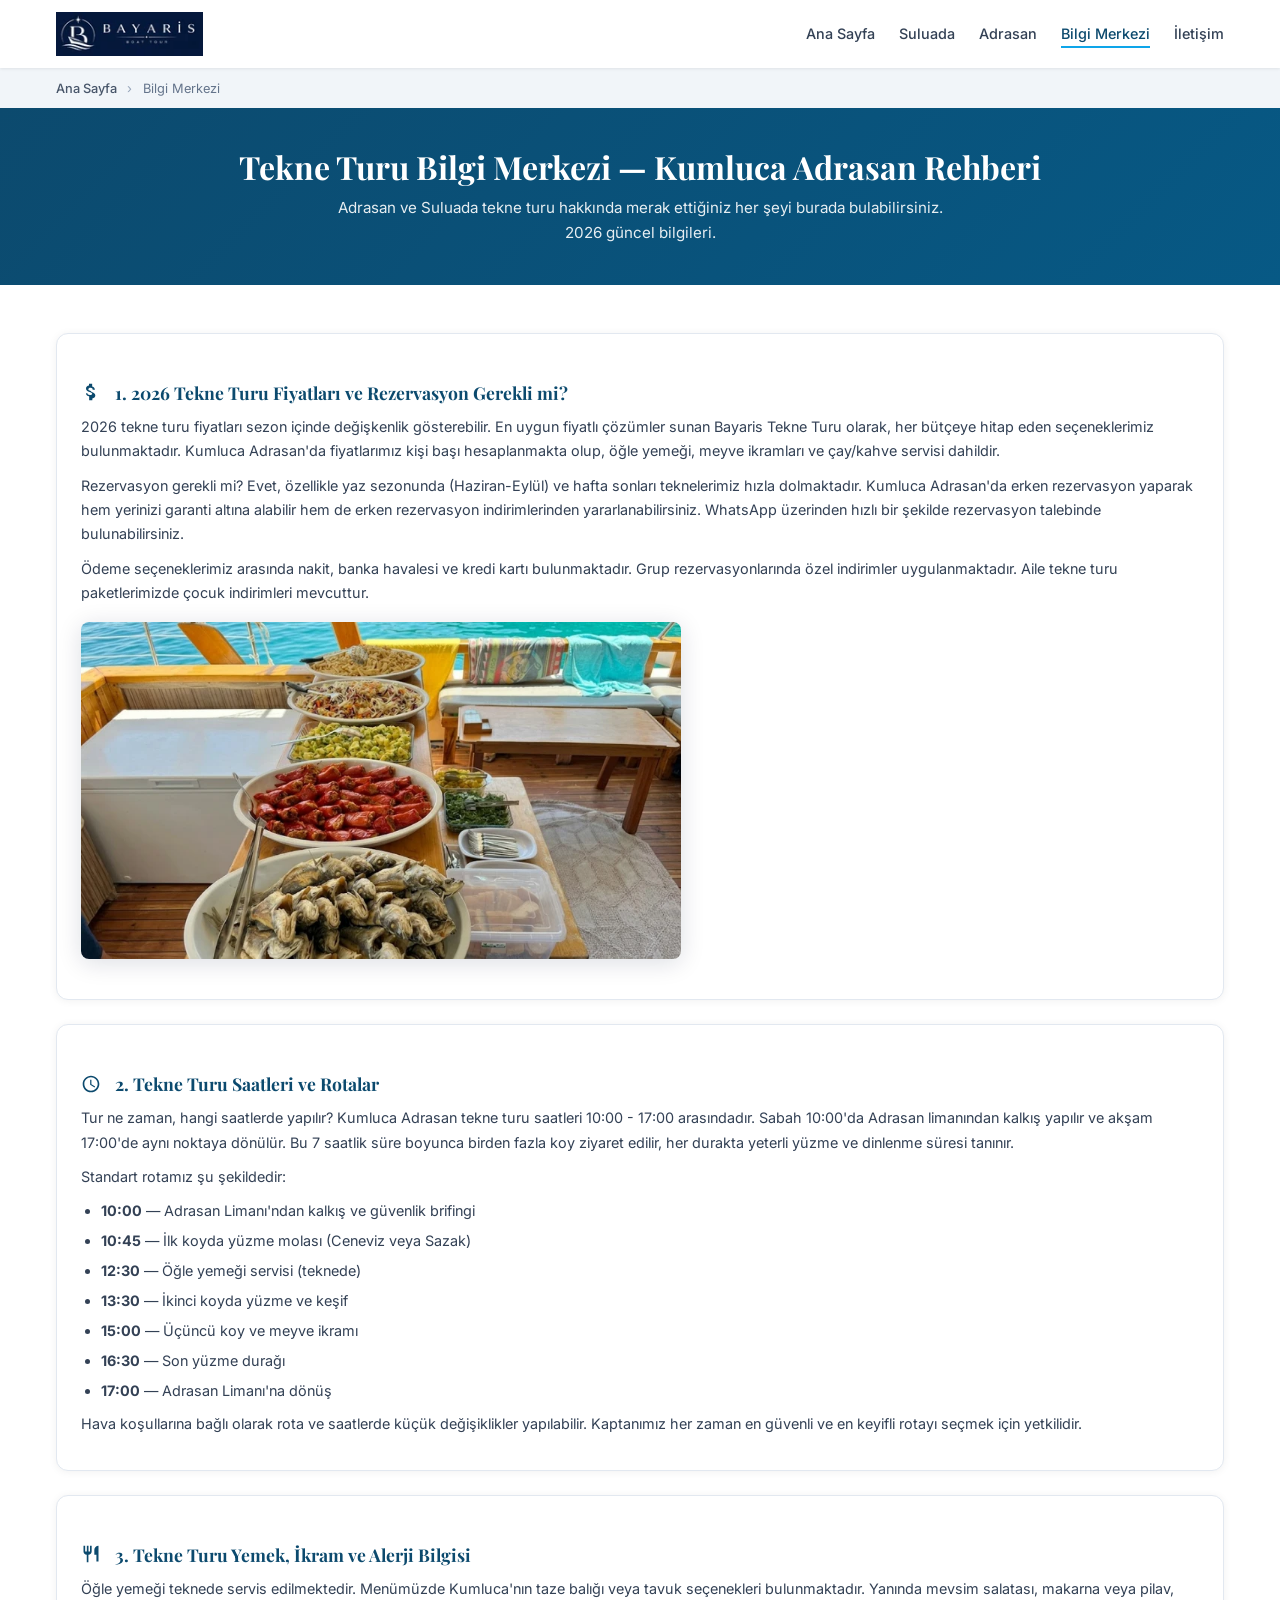
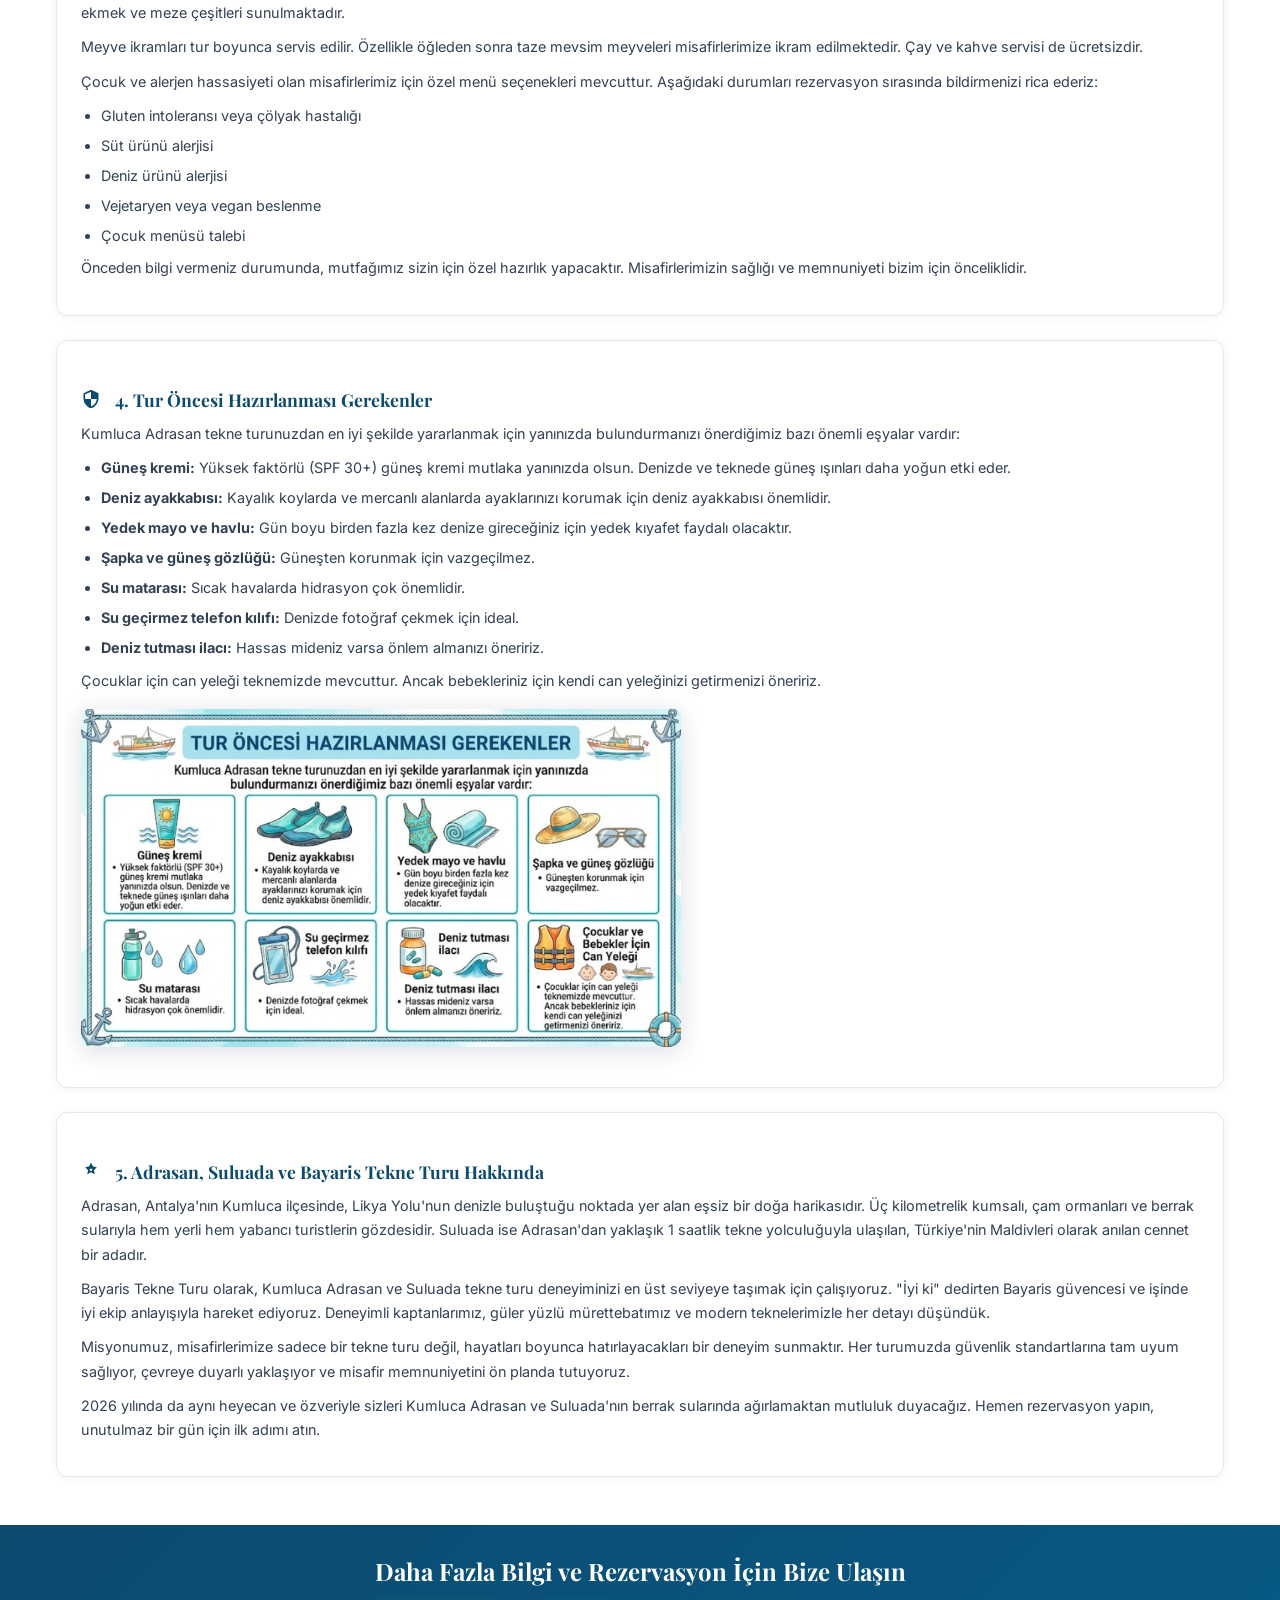
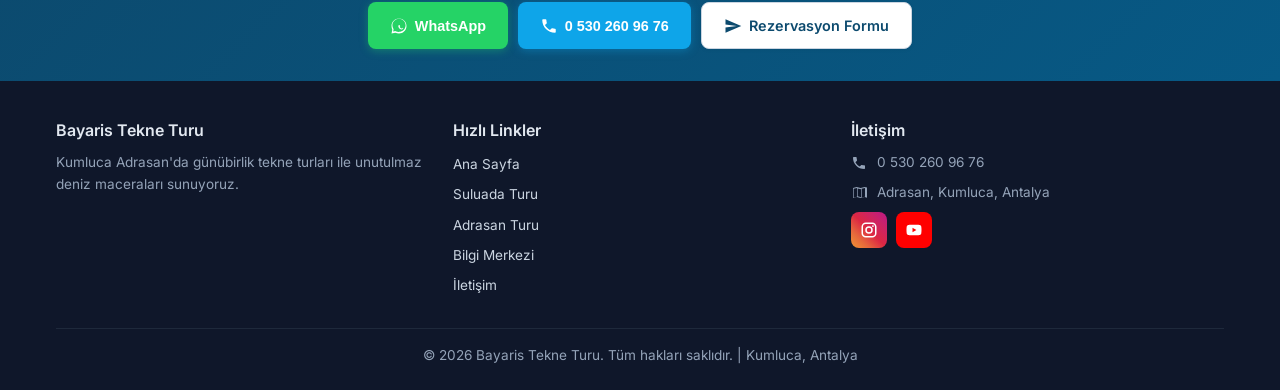
<file: blog.html>
<!DOCTYPE html>
<html lang="tr">
<head>
<meta charset="UTF-8">
<meta name="viewport" content="width=device-width, initial-scale=1.0">
<meta name="description" content="Adrasan ve Suluada tekne turu hakkında bilmeniz gerekenler. 2026 tekne turu fiyatları, rezervasyon, saatler, yemek, hazırlık önerileri. Kumluca Antalya.">
<meta name="keywords" content="tekne turu bilgileri, tekne turu fiyatları 2026, tekne turu saatleri, tekne turu yemek, tekne turu hazırlık, Adrasan tekne turu bilgi, Suluada tekne turu bilgi, Kumluca tekne turu rehberi">
<meta name="author" content="Bayaris Tekne Turu">
<meta name="robots" content="index, follow, max-snippet:-1, max-image-preview:large">
<meta name="geo.region" content="TR-07">
<meta name="geo.placename" content="Adrasan, Kumluca, Antalya">
<meta property="og:title" content="Adrasan & Suluada Tekne Turu Rehberi 2026 | Kumluca">
<meta property="og:description" content="Adrasan ve Suluada tekne turu hakkında kapsamlı bilgi merkezi. Fiyatlar, saatler, yemek, hazırlık ve daha fazlası. Kumluca Antalya.">
<meta property="og:type" content="website">
<meta property="og:url" content="https://bayaris.github.io/blog.html">
<meta property="og:image" content="https://bayaris.github.io/img/blog-og.webp">
<meta property="og:image:width" content="1200">
<meta property="og:image:height" content="630">
<meta property="og:locale" content="tr_TR">
<meta name="twitter:card" content="summary_large_image">
<link rel="canonical" href="https://bayaris.github.io/blog.html">
<link rel="icon" type="image/x-icon" href="favicon.ico">
<link rel="preconnect" href="https://fonts.googleapis.com">
<link rel="preconnect" href="https://fonts.gstatic.com" crossorigin>
<link href="https://fonts.googleapis.com/css2?family=Playfair+Display:wght@400;600;700;800&family=Inter:wght@300;400;500;600;700&display=swap" rel="stylesheet">
<title>Adrasan & Suluada Tekne Turu Rehberi 2026 | Kumluca Bilgi Merkezi</title>
<link rel="stylesheet" href="css/style.css">
<script type="application/ld+json">
{
  "@context": "https://schema.org",
  "@type": "FAQPage",
  "mainEntity": [
    {
      "@type": "Question",
      "name": "2026 tekne turu fiyatları ne kadar?",
      "acceptedAnswer": {
        "@type": "Answer",
        "text": "2026 tekne turu fiyatları sezon içinde değişkenlik gösterebilir. Fiyatlarımız kişi başı hesaplanmakta olup, öğle yemeği, meyve ikramları ve çay/kahve servisi dahildir. En güncel fiyat için WhatsApp üzerinden bize ulaşabilirsiniz."
      }
    },
    {
      "@type": "Question",
      "name": "Tekne turu saatleri nedir?",
      "acceptedAnswer": {
        "@type": "Answer",
        "text": "Tekne turu saatleri 10:00 - 17:00 arasındadır. Sabah 10:00'da Adrasan limanından kalkış yapılır ve akşam 17:00'de aynı noktaya dönülür."
      }
    },
    {
      "@type": "Question",
      "name": "Tekne turuna rezervasyon gerekli mi?",
      "acceptedAnswer": {
        "@type": "Answer",
        "text": "Evet, özellikle yaz sezonunda (Haziran-Eylül) ve hafta sonları teknelerimiz hızla dolmaktadır. Erken rezervasyon yaparak hem yerinizi garanti altına alabilir hem de erken rezervasyon indirimlerinden yararlanabilirsiniz."
      }
    },
    {
      "@type": "Question",
      "name": "Tekne turunda yemek dahil mi?",
      "acceptedAnswer": {
        "@type": "Answer",
        "text": "Evet, öğle yemeği teknede servis edilmektedir. Menümüzde taze balık veya tavuk seçenekleri bulunmaktadır. Yanında mevsim salatası, makarna veya pilav, ekmek ve meze çeşitleri sunulmaktadır."
      }
    }
  ]
}
</script>
</head>
<body>
<header>
  <div class="container nav">
    <a href="index.html" class="logo">
      <img src="img/logo.webp" alt="Bayaris Tekne Turu Logo" width="160" height="48">
    </a>
    <button class="menu-toggle" aria-label="Menü" aria-expanded="false">☰</button>
    <ul class="nav-links">
      <li><a href="index.html">Ana Sayfa</a></li>
      <li><a href="suluada.html">Suluada</a></li>
      <li><a href="adrasan.html">Adrasan</a></li>
      <li><a href="blog.html">Bilgi Merkezi</a></li>
      <li><a href="iletisim.html">İletişim</a></li>
    </ul>
  </div>
</header>

<div class="breadcrumb">
  <div class="container">
    <a href="index.html">Ana Sayfa</a> <span>›</span> Bilgi Merkezi
  </div>
</div>

<section class="page-hero">
  <div class="container">
    <h1>Tekne Turu Bilgi Merkezi — Kumluca Adrasan Rehberi</h1>
    <p>Adrasan ve Suluada tekne turu hakkında merak ettiğiniz her şeyi burada bulabilirsiniz. 2026 güncel bilgileri.</p>
  </div>
</section>

<section class="content-page">
  <div class="container">
    <div class="blog-list">

      <article class="blog-item" id="fiyatlar">
        <h3><span style="width:20px;height:20px;display:inline-flex;align-items:center;vertical-align:middle;margin-right:8px"><svg viewBox="0 0 24 24" style="width:20px;height:20px;fill:currentColor"><path d="M11.8 10.9c-2.3-.6-3-1.2-3-2.1 0-1.1 1-1.8 2.7-1.8 1.8 0 2.4.9 2.5 2.2h2.7c-.1-1.7-1.1-3.3-3.3-3.8V2h-3.8v2.2c-2 .4-3.6 1.6-3.6 3.6 0 2.3 1.8 3.4 4.4 4.1 2.6.7 3 1.6 3 2.1 0 .6-.5 1.5-2.7 1.5-2.1 0-2.9-.9-3-2.1H6c.1 2 1.4 3.4 3.8 3.8V22h3.8v-2.2c2.1-.4 3.6-1.5 3.6-3.5 0-2.7-2.2-3.5-4.4-4.4z"/></svg></span> 1. 2026 Tekne Turu Fiyatları ve Rezervasyon Gerekli mi?</h3>
        <p>2026 tekne turu fiyatları sezon içinde değişkenlik gösterebilir. En uygun fiyatlı çözümler sunan Bayaris Tekne Turu olarak, her bütçeye hitap eden seçeneklerimiz bulunmaktadır. Kumluca Adrasan'da fiyatlarımız kişi başı hesaplanmakta olup, öğle yemeği, meyve ikramları ve çay/kahve servisi dahildir.</p>
        <p>Rezervasyon gerekli mi? Evet, özellikle yaz sezonunda (Haziran-Eylül) ve hafta sonları teknelerimiz hızla dolmaktadır. Kumluca Adrasan'da erken rezervasyon yaparak hem yerinizi garanti altına alabilir hem de erken rezervasyon indirimlerinden yararlanabilirsiniz. WhatsApp üzerinden hızlı bir şekilde rezervasyon talebinde bulunabilirsiniz.</p>
        <p>Ödeme seçeneklerimiz arasında nakit, banka havalesi ve kredi kartı bulunmaktadır. Grup rezervasyonlarında özel indirimler uygulanmaktadır. Aile tekne turu paketlerimizde çocuk indirimleri mevcuttur.</p>
        <img src="img/blog-yemek.webp" alt="Tekne turu öğle yemeği servisi - Kumluca Adrasan" width="800" height="450" loading="lazy" style="width:100%;max-width:600px;border-radius:8px;margin:1rem 0;box-shadow:0 4px 24px rgba(2,22,55,.14)">
      </article>

      <article class="blog-item" id="saatler">
        <h3><span style="width:20px;height:20px;display:inline-flex;align-items:center;vertical-align:middle;margin-right:8px"><svg viewBox="0 0 24 24" style="width:20px;height:20px;fill:currentColor"><path d="M11.99 2C6.47 2 2 6.48 2 12s4.47 10 9.99 10C17.52 22 22 17.52 22 12S17.52 2 11.99 2zM12 20c-4.42 0-8-3.58-8-8s3.58-8 8-8 8 3.58 8 8-3.58 8-8 8zm.5-13H11v6l5.25 3.15.75-1.23-4.5-2.67z"/></svg></span> 2. Tekne Turu Saatleri ve Rotalar</h3>
        <p>Tur ne zaman, hangi saatlerde yapılır? Kumluca Adrasan tekne turu saatleri 10:00 - 17:00 arasındadır. Sabah 10:00'da Adrasan limanından kalkış yapılır ve akşam 17:00'de aynı noktaya dönülür. Bu 7 saatlik süre boyunca birden fazla koy ziyaret edilir, her durakta yeterli yüzme ve dinlenme süresi tanınır.</p>
        <p>Standart rotamız şu şekildedir:</p>
        <ul>
          <li><strong>10:00</strong> — Adrasan Limanı'ndan kalkış ve güvenlik brifingi</li>
          <li><strong>10:45</strong> — İlk koyda yüzme molası (Ceneviz veya Sazak)</li>
          <li><strong>12:30</strong> — Öğle yemeği servisi (teknede)</li>
          <li><strong>13:30</strong> — İkinci koyda yüzme ve keşif</li>
          <li><strong>15:00</strong> — Üçüncü koy ve meyve ikramı</li>
          <li><strong>16:30</strong> — Son yüzme durağı</li>
          <li><strong>17:00</strong> — Adrasan Limanı'na dönüş</li>
        </ul>
        <p>Hava koşullarına bağlı olarak rota ve saatlerde küçük değişiklikler yapılabilir. Kaptanımız her zaman en güvenli ve en keyifli rotayı seçmek için yetkilidir.</p>
      </article>

      <article class="blog-item" id="yemek">
        <h3><span style="width:20px;height:20px;display:inline-flex;align-items:center;vertical-align:middle;margin-right:8px"><svg viewBox="0 0 24 24" style="width:20px;height:20px;fill:currentColor"><path d="M11 9H9V2H7v7H5V2H3v7c0 2.1 1.7 3.9 3.9 4v9h2v-9c2.2-.1 3.9-1.9 3.9-4V2h-2v7zm5-4v8h2.5v8H21V2c-2.8 0-5 2.2-5 5z"/></svg></span> 3. Tekne Turu Yemek, İkram ve Alerji Bilgisi</h3>
        <p>Öğle yemeği teknede servis edilmektedir. Menümüzde Kumluca'nın taze balığı veya tavuk seçenekleri bulunmaktadır. Yanında mevsim salatası, makarna veya pilav, ekmek ve meze çeşitleri sunulmaktadır.</p>
        <p>Meyve ikramları tur boyunca servis edilir. Özellikle öğleden sonra taze mevsim meyveleri misafirlerimize ikram edilmektedir. Çay ve kahve servisi de ücretsizdir.</p>
        <p>Çocuk ve alerjen hassasiyeti olan misafirlerimiz için özel menü seçenekleri mevcuttur. Aşağıdaki durumları rezervasyon sırasında bildirmenizi rica ederiz:</p>
        <ul>
          <li>Gluten intoleransı veya çölyak hastalığı</li>
          <li>Süt ürünü alerjisi</li>
          <li>Deniz ürünü alerjisi</li>
          <li>Vejetaryen veya vegan beslenme</li>
          <li>Çocuk menüsü talebi</li>
        </ul>
        <p>Önceden bilgi vermeniz durumunda, mutfağımız sizin için özel hazırlık yapacaktır. Misafirlerimizin sağlığı ve memnuniyeti bizim için önceliklidir.</p>
      </article>

      <article class="blog-item" id="hazirlik">
        <h3><span style="width:20px;height:20px;display:inline-flex;align-items:center;vertical-align:middle;margin-right:8px"><svg viewBox="0 0 24 24" style="width:20px;height:20px;fill:currentColor"><path d="M12 1L3 5v6c0 5.55 3.84 10.74 9 12 5.16-1.26 9-6.45 9-12V5l-9-4zm0 10.99h7c-.53 4.12-3.28 7.79-7 8.94V12H5V6.3l7-3.11v8.8z"/></svg></span> 4. Tur Öncesi Hazırlanması Gerekenler</h3>
        <p>Kumluca Adrasan tekne turunuzdan en iyi şekilde yararlanmak için yanınızda bulundurmanızı önerdiğimiz bazı önemli eşyalar vardır:</p>
        <ul>
          <li><strong>Güneş kremi:</strong> Yüksek faktörlü (SPF 30+) güneş kremi mutlaka yanınızda olsun. Denizde ve teknede güneş ışınları daha yoğun etki eder.</li>
          <li><strong>Deniz ayakkabısı:</strong> Kayalık koylarda ve mercanlı alanlarda ayaklarınızı korumak için deniz ayakkabısı önemlidir.</li>
          <li><strong>Yedek mayo ve havlu:</strong> Gün boyu birden fazla kez denize gireceğiniz için yedek kıyafet faydalı olacaktır.</li>
          <li><strong>Şapka ve güneş gözlüğü:</strong> Güneşten korunmak için vazgeçilmez.</li>
          <li><strong>Su matarası:</strong> Sıcak havalarda hidrasyon çok önemlidir.</li>
          <li><strong>Su geçirmez telefon kılıfı:</strong> Denizde fotoğraf çekmek için ideal.</li>
          <li><strong>Deniz tutması ilacı:</strong> Hassas mideniz varsa önlem almanızı öneririz.</li>
        </ul>
        <p>Çocuklar için can yeleği teknemizde mevcuttur. Ancak bebekleriniz için kendi can yeleğinizi getirmenizi öneririz.</p>
        <img src="img/blog-hazirlik.webp" alt="Tekne turu öncesi hazırlık listesi - güneş kremi, deniz ayakkabısı, yedek mayo" width="800" height="450" loading="lazy" style="width:100%;max-width:600px;border-radius:8px;margin:1rem 0;box-shadow:0 4px 24px rgba(2,22,55,.14)">
      </article>

      <article class="blog-item" id="hakkimizda">
        <h3><span style="width:20px;height:20px;display:inline-flex;align-items:center;vertical-align:middle;margin-right:8px"><svg viewBox="0 0 24 24" style="width:20px;height:20px;fill:currentColor"><path d="M14.5 6.5L12 2 9.5 6.5 5 7.5l3.5 3.5L7.5 16 12 13.5 16.5 16l-1-5 3.5-3.5-4.5-1zM12 11.5l-1.5 1 .5-1.5-1-1 1.5-.5.5-1.5.5 1.5 1.5.5-1 1 .5 1.5-1.5-1z"/></svg></span> 5. Adrasan, Suluada ve Bayaris Tekne Turu Hakkında</h3>
        <p>Adrasan, Antalya'nın Kumluca ilçesinde, Likya Yolu'nun denizle buluştuğu noktada yer alan eşsiz bir doğa harikasıdır. Üç kilometrelik kumsalı, çam ormanları ve berrak sularıyla hem yerli hem yabancı turistlerin gözdesidir. Suluada ise Adrasan'dan yaklaşık 1 saatlik tekne yolculuğuyla ulaşılan, Türkiye'nin Maldivleri olarak anılan cennet bir adadır.</p>
        <p>Bayaris Tekne Turu olarak, Kumluca Adrasan ve Suluada tekne turu deneyiminizi en üst seviyeye taşımak için çalışıyoruz. "İyi ki" dedirten Bayaris güvencesi ve işinde iyi ekip anlayışıyla hareket ediyoruz. Deneyimli kaptanlarımız, güler yüzlü mürettebatımız ve modern teknelerimizle her detayı düşündük.</p>
        <p>Misyonumuz, misafirlerimize sadece bir tekne turu değil, hayatları boyunca hatırlayacakları bir deneyim sunmaktır. Her turumuzda güvenlik standartlarına tam uyum sağlıyor, çevreye duyarlı yaklaşıyor ve misafir memnuniyetini ön planda tutuyoruz.</p>
        <p>2026 yılında da aynı heyecan ve özveriyle sizleri Kumluca Adrasan ve Suluada'nın berrak sularında ağırlamaktan mutluluk duyacağız. Hemen rezervasyon yapın, unutulmaz bir gün için ilk adımı atın.</p>
      </article>

    </div>
  </div>
</section>

<section class="cta-bar">
  <div class="container">
    <h3>Daha Fazla Bilgi ve Rezervasyon İçin Bize Ulaşın</h3>
    <div class="btn-group">
      <button class="btn btn-whatsapp" data-wa="Merhaba, tekne turu hakkında bilgi almak istiyorum."><span style="width:18px;height:18px;display:inline-flex;align-items:center"><svg viewBox="0 0 24 24" style="width:18px;height:18px;fill:currentColor"><path d="M16.75 13.96c.25.13.41.2.46.3.05.11.04.61-.21 1.18-.26.57-.64.93-.84 1.06-.21.13-.45.2-.7.2-.75 0-1.7-.42-2.55-1.1-.65-.52-1.2-1.2-1.5-1.92-.3-.72-.38-1.42-.25-1.96.08-.34.26-.63.5-.84.18-.16.38-.24.58-.24.1 0 .2.02.28.06.1.04.2.12.28.22.1.12.2.28.3.48.1.2.2.4.28.54.08.14.14.26.18.36.04.1.04.2-.02.28-.06.08-.14.14-.22.2-.08.06-.16.12-.22.18-.06.06-.12.12-.16.2-.04.08-.04.16 0 .26.04.1.1.2.2.3.1.1.2.22.3.32.14.14.3.28.46.42.2.18.42.34.64.48.22.14.42.24.58.3.16.06.28.08.36.06.08-.02.14-.06.18-.12.04-.06.08-.12.14-.2.06-.08.1-.14.14-.2.04-.06.1-.1.18-.12.08-.02.18 0 .3.06.12.06.26.14.42.24.16.1.34.22.54.36.2.14.38.28.54.42zM12 2C6.48 2 2 6.48 2 12c0 1.82.38 3.55 1.07 5.11L2 22l5.02-1.06C8.55 21.62 10.24 22 12 22c5.52 0 10-4.48 10-10S17.52 2 12 2zm0 18c-1.58 0-3.1-.38-4.45-1.08l-.32-.17-3.02.64.65-2.94-.21-.34C3.64 14.22 3.2 12.66 3.2 11c0-4.86 3.94-8.8 8.8-8.8s8.8 3.94 8.8 8.8-3.94 8.8-8.8 8.8z"/></svg></span> WhatsApp</button>
      <button class="btn btn-primary" data-tel="+905302609676"><span style="width:18px;height:18px;display:inline-flex;align-items:center"><svg viewBox="0 0 24 24" style="width:18px;height:18px;fill:currentColor"><path d="M6.62 10.79c1.44 2.83 3.76 5.14 6.59 6.59l2.2-2.2c.27-.27.67-.36 1.02-.24 1.12.37 2.33.57 3.57.57.55 0 1 .45 1 1V20c0 .55-.45 1-1 1-9.39 0-17-7.61-17-17 0-.55.45-1 1-1h3.5c.55 0 1 .45 1 1 0 1.25.2 2.45.57 3.57.11.35.03.74-.25 1.02l-2.2 2.2z"/></svg></span> 0 530 260 96 76</button>
      <a href="iletisim.html" class="btn btn-secondary"><span style="width:18px;height:18px;display:inline-flex;align-items:center"><svg viewBox="0 0 24 24" style="width:18px;height:18px;fill:currentColor"><path d="M2.01 21L23 12 2.01 3 2 10l15 2-15 2z"/></svg></span> Rezervasyon Formu</a>
    </div>
  </div>
</section>

<footer>
  <div class="container">
    <div class="footer-grid">
      <div>
        <h4>Bayaris Tekne Turu</h4>
        <p>Kumluca Adrasan'da günübirlik tekne turları ile unutulmaz deniz maceraları sunuyoruz.</p>
      </div>
      <div>
        <h4>Hızlı Linkler</h4>
        <ul>
          <li><a href="index.html">Ana Sayfa</a></li>
          <li><a href="suluada.html">Suluada Turu</a></li>
          <li><a href="adrasan.html">Adrasan Turu</a></li>
          <li><a href="blog.html">Bilgi Merkezi</a></li>
          <li><a href="iletisim.html">İletişim</a></li>
        </ul>
      </div>
      <div>
        <h4>İletişim</h4>
        <p><span style="width:16px;height:16px;display:inline-flex;align-items:center;vertical-align:middle;margin-right:6px"><svg viewBox="0 0 24 24" style="width:16px;height:16px;fill:currentColor"><path d="M6.62 10.79c1.44 2.83 3.76 5.14 6.59 6.59l2.2-2.2c.27-.27.67-.36 1.02-.24 1.12.37 2.33.57 3.57.57.55 0 1 .45 1 1V20c0 .55-.45 1-1 1-9.39 0-17-7.61-17-17 0-.55.45-1 1-1h3.5c.55 0 1 .45 1 1 0 1.25.2 2.45.57 3.57.11.35.03.74-.25 1.02l-2.2 2.2z"/></svg></span> 0 530 260 96 76</p>
        <p><span style="width:16px;height:16px;display:inline-flex;align-items:center;vertical-align:middle;margin-right:6px"><svg viewBox="0 0 24 24" style="width:16px;height:16px;fill:currentColor"><path d="M20.5 3l-6 1.5-6-1.5-5.5 1.4v15.1l5.5-1.4 6 1.5 6-1.5 5.5 1.4V4.4L20.5 3zM9 17.5l-5 1.3V5.8l5-1.3v13zm6 .8l-5-1.3V5.1l5 1.3v12zm6-.8l-5 1.3V5.8l5-1.3v13z"/></svg></span> Adrasan, Kumluca, Antalya</p>
        <div class="social">
          <a href="https://instagram.com/bayaris_adrasantekneturu" target="_blank" rel="noopener" aria-label="Instagram"><svg viewBox="0 0 24 24"><path d="M7.8 2h8.4C19.4 2 22 4.6 22 7.8v8.4a5.8 5.8 0 0 1-5.8 5.8H7.8C4.6 22 2 19.4 2 16.2V7.8A5.8 5.8 0 0 1 7.8 2m-.2 2A3.6 3.6 0 0 0 4 7.6v8.8C4 18.39 5.61 20 7.6 20h8.8a3.6 3.6 0 0 0 3.6-3.6V7.6C20 5.61 18.39 4 16.4 4H7.6m9.65 1.5a1.25 1.25 0 0 1 1.25 1.25A1.25 1.25 0 0 1 17.25 8 1.25 1.25 0 0 1 16 6.75a1.25 1.25 0 0 1 1.25-1.25M12 7a5 5 0 0 1 5 5 5 5 0 0 1-5 5 5 5 0 0 1-5-5 5 5 0 0 1 5-5m0 2a3 3 0 0 0-3 3 3 3 0 0 0 3 3 3 3 0 0 0 3-3 3 3 0 0 0-3-3z"/></svg></a>
          <a href="https://youtube.com/@adrasanbayaristekneturu" target="_blank" rel="noopener" aria-label="YouTube"><svg viewBox="0 0 24 24"><path d="M21.58 7.16c-.23-.86-.9-1.54-1.76-1.77C18.26 5 12 5 12 5s-6.26 0-7.82.39c-.86.23-1.54.91-1.77 1.77C2 8.72 2 12 2 12s0 3.28.39 4.84c.23.86.91 1.54 1.77 1.77C5.74 19 12 19 12 19s6.26 0 7.82-.39c.86-.23 1.54-.91 1.77-1.77C22 15.28 22 12 22 12s0-3.28-.42-4.84zM10 15V9l5.2 3-5.2 3z"/></svg></a>
        </div>
      </div>
    </div>
    <div class="footer-bottom">
      <p>© 2026 Bayaris Tekne Turu. Tüm hakları saklıdır. | Kumluca, Antalya</p>
    </div>
  </div>
</footer>

<script src="js/main.js"></script>
</body>
</html>
</file>
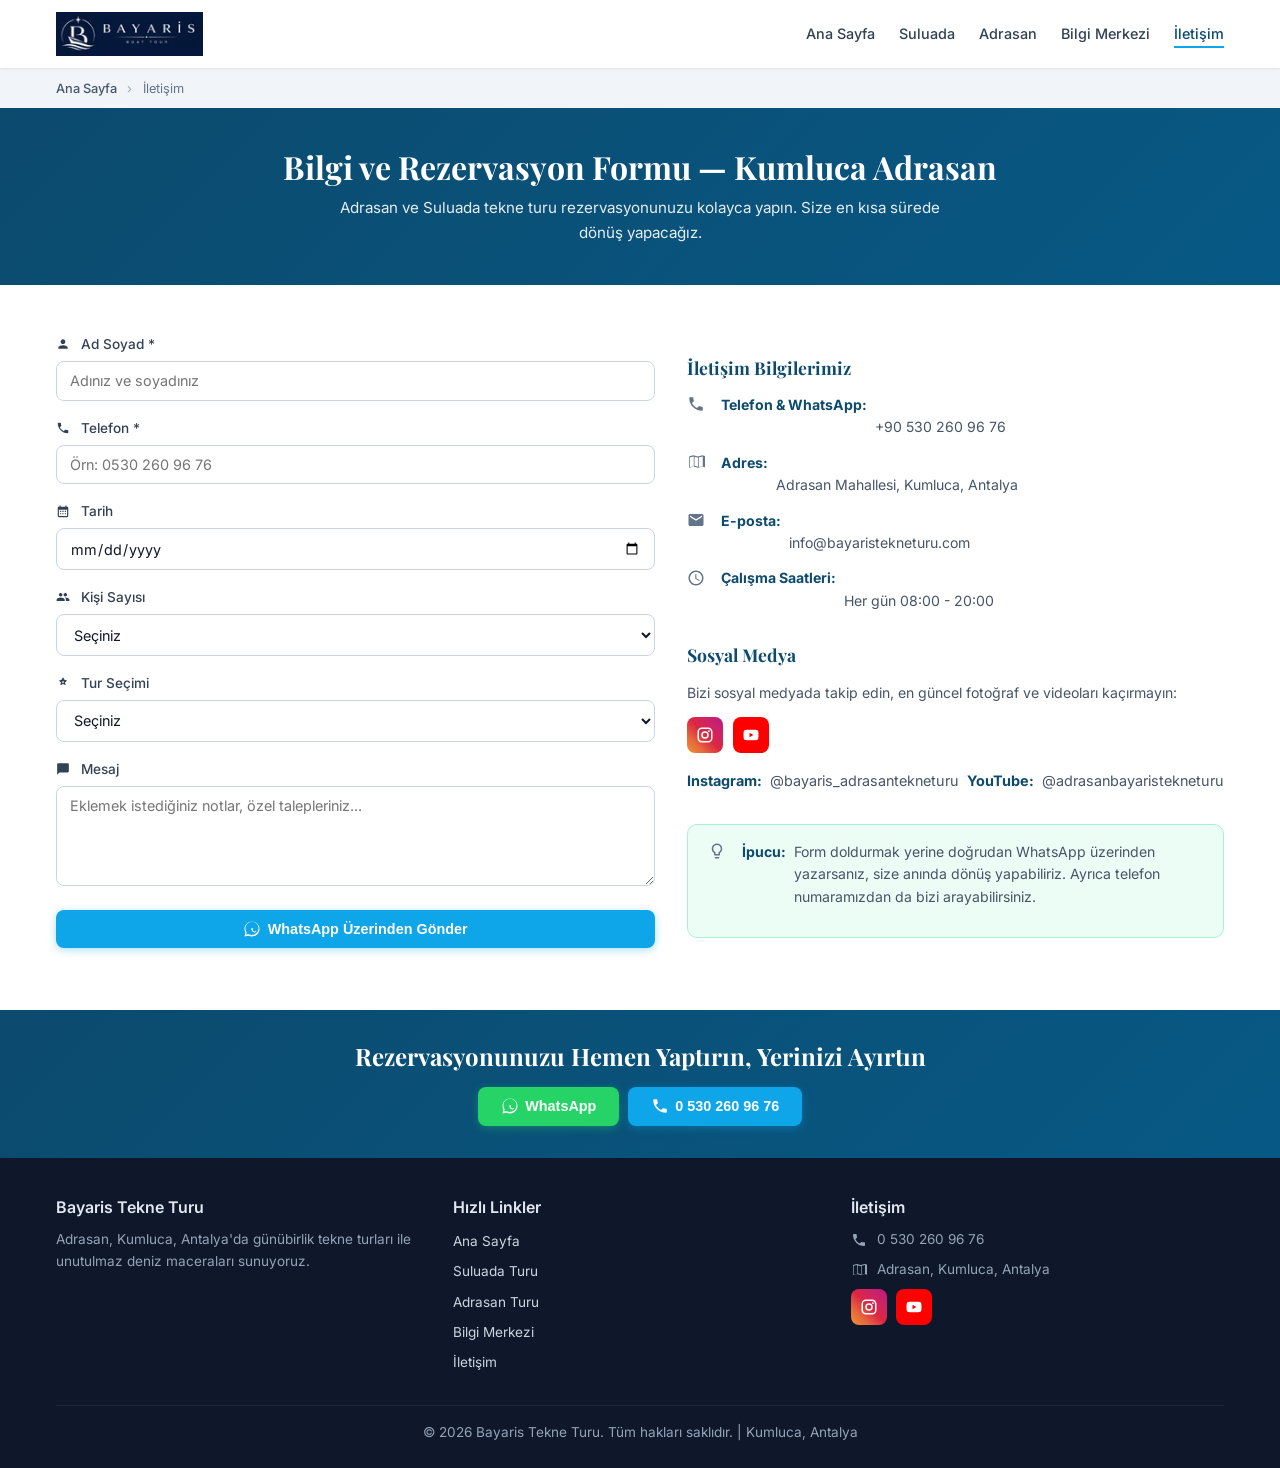
<file: iletisim.html>
<!DOCTYPE html>
<html lang="tr">
<head>
<meta charset="UTF-8">
<meta name="viewport" content="width=device-width, initial-scale=1.0">
<meta name="description" content="Bayaris Tekne Turu iletişim ve rezervasyon. Kumluca Adrasan'dan Suluada ve Adrasan tekne turu rezervasyonu için form doldurun veya WhatsApp üzerinden bize ulaşın.">
<meta name="keywords" content="Bayaris tekne turu iletişim, Adrasan tekne turu rezervasyon, Suluada tekne turu rezervasyon, Kumluca tekne turu telefon, tekne turu WhatsApp">
<meta name="author" content="Bayaris Tekne Turu">
<meta name="robots" content="index, follow, max-snippet:-1, max-image-preview:large">
<meta name="geo.region" content="TR-07">
<meta name="geo.placename" content="Adrasan, Kumluca, Antalya">
<meta name="geo.position" content="36.3167;30.4667">
<meta name="ICBM" content="36.3167, 30.4667">
<meta property="og:title" content="Bayaris Tekne Turu İletişim | Kumluca Adrasan Rezervasyon">
<meta property="og:description" content="Kumluca Adrasan'dan Suluada ve Adrasan tekne turu rezervasyonu için bize ulaşın. WhatsApp, telefon veya form ile iletişime geçin.">
<meta property="og:type" content="website">
<meta property="og:url" content="https://bayaris.github.io/iletisim.html">
<meta property="og:locale" content="tr_TR">
<link rel="canonical" href="https://bayaris.github.io/iletisim.html">
<link rel="icon" type="image/x-icon" href="favicon.ico">
<link rel="preconnect" href="https://fonts.googleapis.com">
<link rel="preconnect" href="https://fonts.gstatic.com" crossorigin>
<link href="https://fonts.googleapis.com/css2?family=Playfair+Display:wght@400;600;700;800&family=Inter:wght@300;400;500;600;700&display=swap" rel="stylesheet">
<title>Bayaris Tekne Turu İletişim | Kumluca Adrasan Rezervasyon</title>
<link rel="stylesheet" href="css/style.css">
<script type="application/ld+json">
{
  "@context": "https://schema.org",
  "@type": "ContactPage",
  "mainEntity": {
    "@type": "LocalBusiness",
    "name": "Bayaris Tekne Turu",
    "telephone": "+90-530-260-96-76",
    "email": "info@bayaristekneturu.com",
    "address": {
      "@type": "PostalAddress",
      "streetAddress": "Adrasan Mahallesi",
      "addressLocality": "Kumluca",
      "addressRegion": "Antalya",
      "postalCode": "07350",
      "addressCountry": "TR"
    },
    "geo": {
      "@type": "GeoCoordinates",
      "latitude": 36.3167,
      "longitude": 30.4667
    },
    "openingHoursSpecification": {
      "@type": "OpeningHoursSpecification",
      "dayOfWeek": ["Monday","Tuesday","Wednesday","Thursday","Friday","Saturday","Sunday"],
      "opens": "08:00",
      "closes": "20:00"
    },
    "sameAs": [
      "https://instagram.com/bayaris_adrasantekneturu",
      "https://youtube.com/@adrasanbayaristekneturu"
    ]
  }
}
</script>
</head>
<body>
<header>
  <div class="container nav">
    <a href="index.html" class="logo">
      <img src="img/logo.webp" alt="Bayaris Tekne Turu Logo" width="160" height="48">
    </a>
    <button class="menu-toggle" aria-label="Menü" aria-expanded="false">☰</button>
    <ul class="nav-links">
      <li><a href="index.html">Ana Sayfa</a></li>
      <li><a href="suluada.html">Suluada</a></li>
      <li><a href="adrasan.html">Adrasan</a></li>
      <li><a href="blog.html">Bilgi Merkezi</a></li>
      <li><a href="iletisim.html">İletişim</a></li>
    </ul>
  </div>
</header>

<div class="breadcrumb">
  <div class="container">
    <a href="index.html">Ana Sayfa</a> <span>›</span> İletişim
  </div>
</div>

<section class="page-hero">
  <div class="container">
    <h1>Bilgi ve Rezervasyon Formu — Kumluca Adrasan</h1>
    <p>Adrasan ve Suluada tekne turu rezervasyonunuzu kolayca yapın. Size en kısa sürede dönüş yapacağız.</p>
  </div>
</section>

<section class="content-page">
  <div class="container">
    <div class="contact-grid">
      <div>
        <form id="contactForm" action="#" method="POST">
          <div class="form-group">
            <label for="name"><span style="width:14px;height:14px;display:inline-flex;align-items:center;vertical-align:middle;margin-right:6px"><svg viewBox="0 0 24 24" style="width:14px;height:14px;fill:currentColor"><path d="M12 12c2.21 0 4-1.79 4-4s-1.79-4-4-4-4 1.79-4 4 1.79 4 4 4zm0 2c-2.67 0-8 1.34-8 4v2h16v-2c0-2.66-5.33-4-8-4z"/></svg></span> Ad Soyad *</label>
            <input type="text" id="name" name="name" placeholder="Adınız ve soyadınız" required>
          </div>
          <div class="form-group">
            <label for="phone"><span style="width:14px;height:14px;display:inline-flex;align-items:center;vertical-align:middle;margin-right:6px"><svg viewBox="0 0 24 24" style="width:14px;height:14px;fill:currentColor"><path d="M6.62 10.79c1.44 2.83 3.76 5.14 6.59 6.59l2.2-2.2c.27-.27.67-.36 1.02-.24 1.12.37 2.33.57 3.57.57.55 0 1 .45 1 1V20c0 .55-.45 1-1 1-9.39 0-17-7.61-17-17 0-.55.45-1 1-1h3.5c.55 0 1 .45 1 1 0 1.25.2 2.45.57 3.57.11.35.03.74-.25 1.02l-2.2 2.2z"/></svg></span> Telefon *</label>
            <input type="tel" id="phone" name="phone" placeholder="Örn: 0530 260 96 76" required>
          </div>
          <div class="form-group">
            <label for="date"><span style="width:14px;height:14px;display:inline-flex;align-items:center;vertical-align:middle;margin-right:6px"><svg viewBox="0 0 24 24" style="width:14px;height:14px;fill:currentColor"><path d="M19 3h-1V1h-2v2H8V1H6v2H5c-1.11 0-1.99.9-1.99 2L3 19c0 1.1.89 2 2 2h14c1.1 0 2-.9 2-2V5c0-1.1-.9-2-2-2zm0 16H5V8h14v11zM9 10H7v2h2v-2zm4 0h-2v2h2v-2zm4 0h-2v2h2v-2zm-8 4H7v2h2v-2zm4 0h-2v2h2v-2zm4 0h-2v2h2v-2z"/></svg></span> Tarih</label>
            <input type="date" id="date" name="date">
          </div>
          <div class="form-group">
            <label for="people"><span style="width:14px;height:14px;display:inline-flex;align-items:center;vertical-align:middle;margin-right:6px"><svg viewBox="0 0 24 24" style="width:14px;height:14px;fill:currentColor"><path d="M16 11c1.66 0 2.99-1.34 2.99-3S17.66 5 16 5c-1.66 0-3 1.34-3 3s1.34 3 3 3zm-8 0c1.66 0 2.99-1.34 2.99-3S9.66 5 8 5C6.34 5 5 6.34 5 8s1.34 3 3 3zm0 2c-2.33 0-7 1.17-7 3.5V19h14v-2.5c0-2.33-4.67-3.5-7-3.5zm8 0c-.29 0-.62.02-.97.05 1.16.84 1.97 1.97 1.97 3.45V19h6v-2.5c0-2.33-4.67-3.5-7-3.5z"/></svg></span> Kişi Sayısı</label>
            <select id="people" name="people">
              <option value="">Seçiniz</option>
              <option value="1">1 Kişi</option>
              <option value="2">2 Kişi</option>
              <option value="3">3 Kişi</option>
              <option value="4">4 Kişi</option>
              <option value="5">5 Kişi</option>
              <option value="6">6 Kişi</option>
              <option value="7">7 Kişi</option>
              <option value="8">8 Kişi</option>
              <option value="9">9 Kişi</option>
              <option value="10">10+ Kişi</option>
            </select>
          </div>
          <div class="form-group">
            <label for="tour"><span style="width:14px;height:14px;display:inline-flex;align-items:center;vertical-align:middle;margin-right:6px"><svg viewBox="0 0 24 24" style="width:14px;height:14px;fill:currentColor"><path d="M14.5 6.5L12 2 9.5 6.5 5 7.5l3.5 3.5L7.5 16 12 13.5 16.5 16l-1-5 3.5-3.5-4.5-1zM12 11.5l-1.5 1 .5-1.5-1-1 1.5-.5.5-1.5.5 1.5 1.5.5-1 1 .5 1.5-1.5-1z"/></svg></span> Tur Seçimi</label>
            <select id="tour" name="tour">
              <option value="">Seçiniz</option>
              <option value="suluada">Suluada Tekne Turu</option>
              <option value="adrasan">Adrasan Tekne Turu</option>
              <option value="ikisi">Her İkisini de Görmek İstiyorum</option>
            </select>
          </div>
          <div class="form-group">
            <label for="message"><span style="width:14px;height:14px;display:inline-flex;align-items:center;vertical-align:middle;margin-right:6px"><svg viewBox="0 0 24 24" style="width:14px;height:14px;fill:currentColor"><path d="M20 2H4c-1.1 0-1.99.9-1.99 2L2 22l4-4h14c1.1 0 2-.9 2-2V4c0-1.1-.9-2-2-2zm0 4l-8 5-8-5V6l8 5 8-5v2z"/></svg></span> Mesaj</label>
            <textarea id="message" name="message" placeholder="Eklemek istediğiniz notlar, özel talepleriniz..."></textarea>
          </div>
          <button type="submit" class="btn btn-primary" style="width:100%"><span style="width:18px;height:18px;display:inline-flex;align-items:center"><svg viewBox="0 0 24 24" style="width:18px;height:18px;fill:currentColor"><path d="M16.75 13.96c.25.13.41.2.46.3.05.11.04.61-.21 1.18-.26.57-.64.93-.84 1.06-.21.13-.45.2-.7.2-.75 0-1.7-.42-2.55-1.1-.65-.52-1.2-1.2-1.5-1.92-.3-.72-.38-1.42-.25-1.96.08-.34.26-.63.5-.84.18-.16.38-.24.58-.24.1 0 .2.02.28.06.1.04.2.12.28.22.1.12.2.28.3.48.1.2.2.4.28.54.08.14.14.26.18.36.04.1.04.2-.02.28-.06.08-.14.14-.22.2-.08.06-.16.12-.22.18-.06.06-.12.12-.16.2-.04.08-.04.16 0 .26.04.1.1.2.2.3.1.1.2.22.3.32.14.14.3.28.46.42.2.18.42.34.64.48.22.14.42.24.58.3.16.06.28.08.36.06.08-.02.14-.06.18-.12.04-.06.08-.12.14-.2.06-.08.1-.14.14-.2.04-.06.1-.1.18-.12.08-.02.18 0 .3.06.12.06.26.14.42.24.16.1.34.22.54.36.2.14.38.28.54.42zM12 2C6.48 2 2 6.48 2 12c0 1.82.38 3.55 1.07 5.11L2 22l5.02-1.06C8.55 21.62 10.24 22 12 22c5.52 0 10-4.48 10-10S17.52 2 12 2zm0 18c-1.58 0-3.1-.38-4.45-1.08l-.32-.17-3.02.64.65-2.94-.21-.34C3.64 14.22 3.2 12.66 3.2 11c0-4.86 3.94-8.8 8.8-8.8s8.8 3.94 8.8 8.8-3.94 8.8-8.8 8.8z"/></svg></span> WhatsApp Üzerinden Gönder</button>
        </form>
      </div>

      <div class="contact-info">
        <h3>İletişim Bilgilerimiz</h3>
        <p><span style="width:18px;height:18px;display:inline-flex;align-items:center;vertical-align:middle;margin-right:8px"><svg viewBox="0 0 24 24" style="width:18px;height:18px;fill:currentColor"><path d="M6.62 10.79c1.44 2.83 3.76 5.14 6.59 6.59l2.2-2.2c.27-.27.67-.36 1.02-.24 1.12.37 2.33.57 3.57.57.55 0 1 .45 1 1V20c0 .55-.45 1-1 1-9.39 0-17-7.61-17-17 0-.55.45-1 1-1h3.5c.55 0 1 .45 1 1 0 1.25.2 2.45.57 3.57.11.35.03.74-.25 1.02l-2.2 2.2z"/></svg></span> <strong>Telefon & WhatsApp:</strong><br>+90 530 260 96 76</p>
        <p><span style="width:18px;height:18px;display:inline-flex;align-items:center;vertical-align:middle;margin-right:8px"><svg viewBox="0 0 24 24" style="width:18px;height:18px;fill:currentColor"><path d="M20.5 3l-6 1.5-6-1.5-5.5 1.4v15.1l5.5-1.4 6 1.5 6-1.5 5.5 1.4V4.4L20.5 3zM9 17.5l-5 1.3V5.8l5-1.3v13zm6 .8l-5-1.3V5.1l5 1.3v12zm6-.8l-5 1.3V5.8l5-1.3v13z"/></svg></span> <strong>Adres:</strong><br>Adrasan Mahallesi, Kumluca, Antalya</p>
        <p><span style="width:18px;height:18px;display:inline-flex;align-items:center;vertical-align:middle;margin-right:8px"><svg viewBox="0 0 24 24" style="width:18px;height:18px;fill:currentColor"><path d="M20 4H4c-1.1 0-1.99.9-1.99 2L2 18c0 1.1.9 2 2 2h16c1.1 0 2-.9 2-2V6c0-1.1-.9-2-2-2zm0 4l-8 5-8-5V6l8 5 8-5v2z"/></svg></span> <strong>E-posta:</strong><br>info@bayaristekneturu.com</p>
        <p><span style="width:18px;height:18px;display:inline-flex;align-items:center;vertical-align:middle;margin-right:8px"><svg viewBox="0 0 24 24" style="width:18px;height:18px;fill:currentColor"><path d="M11.99 2C6.47 2 2 6.48 2 12s4.47 10 9.99 10C17.52 22 22 17.52 22 12S17.52 2 11.99 2zM12 20c-4.42 0-8-3.58-8-8s3.58-8 8-8 8 3.58 8 8-3.58 8-8 8zm.5-13H11v6l5.25 3.15.75-1.23-4.5-2.67z"/></svg></span> <strong>Çalışma Saatleri:</strong><br>Her gün 08:00 - 20:00</p>

        <h3 style="margin-top:2rem">Sosyal Medya</h3>
        <p>Bizi sosyal medyada takip edin, en güncel fotoğraf ve videoları kaçırmayın:</p>
        <div class="social">
          <a href="https://instagram.com/bayaris_adrasantekneturu" target="_blank" rel="noopener" aria-label="Instagram"><svg viewBox="0 0 24 24"><path d="M7.8 2h8.4C19.4 2 22 4.6 22 7.8v8.4a5.8 5.8 0 0 1-5.8 5.8H7.8C4.6 22 2 19.4 2 16.2V7.8A5.8 5.8 0 0 1 7.8 2m-.2 2A3.6 3.6 0 0 0 4 7.6v8.8C4 18.39 5.61 20 7.6 20h8.8a3.6 3.6 0 0 0 3.6-3.6V7.6C20 5.61 18.39 4 16.4 4H7.6m9.65 1.5a1.25 1.25 0 0 1 1.25 1.25A1.25 1.25 0 0 1 17.25 8 1.25 1.25 0 0 1 16 6.75a1.25 1.25 0 0 1 1.25-1.25M12 7a5 5 0 0 1 5 5 5 5 0 0 1-5 5 5 5 0 0 1-5-5 5 5 0 0 1 5-5m0 2a3 3 0 0 0-3 3 3 3 0 0 0 3 3 3 3 0 0 0 3-3 3 3 0 0 0-3-3z"/></svg></a>
          <a href="https://youtube.com/@adrasanbayaristekneturu" target="_blank" rel="noopener" aria-label="YouTube"><svg viewBox="0 0 24 24"><path d="M21.58 7.16c-.23-.86-.9-1.54-1.76-1.77C18.26 5 12 5 12 5s-6.26 0-7.82.39c-.86.23-1.54.91-1.77 1.77C2 8.72 2 12 2 12s0 3.28.39 4.84c.23.86.91 1.54 1.77 1.77C5.74 19 12 19 12 19s6.26 0 7.82-.39c.86-.23 1.54-.91 1.77-1.77C22 15.28 22 12 22 12s0-3.28-.42-4.84zM10 15V9l5.2 3-5.2 3z"/></svg></a>
        </div>
        <p style="margin-top:1rem;font-size:.9rem">
          <strong>Instagram:</strong> @bayaris_adrasantekneturu<br>
          <strong>YouTube:</strong> @adrasanbayaristekneturu
        </p>

        <div class="info-box" style="margin-top:2rem">
          <p><span style="width:18px;height:18px;display:inline-flex;align-items:center;vertical-align:middle;margin-right:8px"><svg viewBox="0 0 24 24" style="width:18px;height:18px;fill:currentColor"><path d="M9 21c0 .55.45 1 1 1h4c.55 0 1-.45 1-1v-1H9v1zm3-19C8.14 2 5 5.14 5 9c0 2.38 1.19 4.47 3 5.74V17c0 .55.45 1 1 1h6c.55 0 1-.45 1-1v-2.26c1.81-1.27 3-3.36 3-5.74 0-3.86-3.14-7-7-7zm2.85 11.1l-.85.6V16h-4v-2.3l-.85-.6A4.997 4.997 0 0 1 7 9c0-2.76 2.24-5 5-5s5 2.24 5 5c0 1.63-.8 3.16-2.15 4.1z"/></svg></span> <strong>İpucu:</strong> Form doldurmak yerine doğrudan WhatsApp üzerinden yazarsanız, size anında dönüş yapabiliriz. Ayrıca telefon numaramızdan da bizi arayabilirsiniz.</p>
        </div>
      </div>
    </div>
  </div>
</section>

<section class="cta-bar">
  <div class="container">
    <h3>Rezervasyonunuzu Hemen Yaptırın, Yerinizi Ayırtın</h3>
    <div class="btn-group">
      <button class="btn btn-whatsapp" data-wa="Merhaba, tekne turu rezervasyonu yapmak istiyorum."><span style="width:18px;height:18px;display:inline-flex;align-items:center"><svg viewBox="0 0 24 24" style="width:18px;height:18px;fill:currentColor"><path d="M16.75 13.96c.25.13.41.2.46.3.05.11.04.61-.21 1.18-.26.57-.64.93-.84 1.06-.21.13-.45.2-.7.2-.75 0-1.7-.42-2.55-1.1-.65-.52-1.2-1.2-1.5-1.92-.3-.72-.38-1.42-.25-1.96.08-.34.26-.63.5-.84.18-.16.38-.24.58-.24.1 0 .2.02.28.06.1.04.2.12.28.22.1.12.2.28.3.48.1.2.2.4.28.54.08.14.14.26.18.36.04.1.04.2-.02.28-.06.08-.14.14-.22.2-.08.06-.16.12-.22.18-.06.06-.12.12-.16.2-.04.08-.04.16 0 .26.04.1.1.2.2.3.1.1.2.22.3.32.14.14.3.28.46.42.2.18.42.34.64.48.22.14.42.24.58.3.16.06.28.08.36.06.08-.02.14-.06.18-.12.04-.06.08-.12.14-.2.06-.08.1-.14.14-.2.04-.06.1-.1.18-.12.08-.02.18 0 .3.06.12.06.26.14.42.24.16.1.34.22.54.36.2.14.38.28.54.42zM12 2C6.48 2 2 6.48 2 12c0 1.82.38 3.55 1.07 5.11L2 22l5.02-1.06C8.55 21.62 10.24 22 12 22c5.52 0 10-4.48 10-10S17.52 2 12 2zm0 18c-1.58 0-3.1-.38-4.45-1.08l-.32-.17-3.02.64.65-2.94-.21-.34C3.64 14.22 3.2 12.66 3.2 11c0-4.86 3.94-8.8 8.8-8.8s8.8 3.94 8.8 8.8-3.94 8.8-8.8 8.8z"/></svg></span> WhatsApp</button>
      <button class="btn btn-primary" data-tel="+905302609676"><span style="width:18px;height:18px;display:inline-flex;align-items:center"><svg viewBox="0 0 24 24" style="width:18px;height:18px;fill:currentColor"><path d="M6.62 10.79c1.44 2.83 3.76 5.14 6.59 6.59l2.2-2.2c.27-.27.67-.36 1.02-.24 1.12.37 2.33.57 3.57.57.55 0 1 .45 1 1V20c0 .55-.45 1-1 1-9.39 0-17-7.61-17-17 0-.55.45-1 1-1h3.5c.55 0 1 .45 1 1 0 1.25.2 2.45.57 3.57.11.35.03.74-.25 1.02l-2.2 2.2z"/></svg></span> 0 530 260 96 76</button>
    </div>
  </div>
</section>

<footer>
  <div class="container">
    <div class="footer-grid">
      <div>
        <h4>Bayaris Tekne Turu</h4>
        <p>Adrasan, Kumluca, Antalya'da günübirlik tekne turları ile unutulmaz deniz maceraları sunuyoruz.</p>
      </div>
      <div>
        <h4>Hızlı Linkler</h4>
        <ul>
          <li><a href="index.html">Ana Sayfa</a></li>
          <li><a href="suluada.html">Suluada Turu</a></li>
          <li><a href="adrasan.html">Adrasan Turu</a></li>
          <li><a href="blog.html">Bilgi Merkezi</a></li>
          <li><a href="iletisim.html">İletişim</a></li>
        </ul>
      </div>
      <div>
        <h4>İletişim</h4>
        <p><span style="width:16px;height:16px;display:inline-flex;align-items:center;vertical-align:middle;margin-right:6px"><svg viewBox="0 0 24 24" style="width:16px;height:16px;fill:currentColor"><path d="M6.62 10.79c1.44 2.83 3.76 5.14 6.59 6.59l2.2-2.2c.27-.27.67-.36 1.02-.24 1.12.37 2.33.57 3.57.57.55 0 1 .45 1 1V20c0 .55-.45 1-1 1-9.39 0-17-7.61-17-17 0-.55.45-1 1-1h3.5c.55 0 1 .45 1 1 0 1.25.2 2.45.57 3.57.11.35.03.74-.25 1.02l-2.2 2.2z"/></svg></span> 0 530 260 96 76</p>
        <p><span style="width:16px;height:16px;display:inline-flex;align-items:center;vertical-align:middle;margin-right:6px"><svg viewBox="0 0 24 24" style="width:16px;height:16px;fill:currentColor"><path d="M20.5 3l-6 1.5-6-1.5-5.5 1.4v15.1l5.5-1.4 6 1.5 6-1.5 5.5 1.4V4.4L20.5 3zM9 17.5l-5 1.3V5.8l5-1.3v13zm6 .8l-5-1.3V5.1l5 1.3v12zm6-.8l-5 1.3V5.8l5-1.3v13z"/></svg></span> Adrasan, Kumluca, Antalya</p>
        <div class="social">
          <a href="https://instagram.com/bayaris_adrasantekneturu" target="_blank" rel="noopener" aria-label="Instagram"><svg viewBox="0 0 24 24"><path d="M7.8 2h8.4C19.4 2 22 4.6 22 7.8v8.4a5.8 5.8 0 0 1-5.8 5.8H7.8C4.6 22 2 19.4 2 16.2V7.8A5.8 5.8 0 0 1 7.8 2m-.2 2A3.6 3.6 0 0 0 4 7.6v8.8C4 18.39 5.61 20 7.6 20h8.8a3.6 3.6 0 0 0 3.6-3.6V7.6C20 5.61 18.39 4 16.4 4H7.6m9.65 1.5a1.25 1.25 0 0 1 1.25 1.25A1.25 1.25 0 0 1 17.25 8 1.25 1.25 0 0 1 16 6.75a1.25 1.25 0 0 1 1.25-1.25M12 7a5 5 0 0 1 5 5 5 5 0 0 1-5 5 5 5 0 0 1-5-5 5 5 0 0 1 5-5m0 2a3 3 0 0 0-3 3 3 3 0 0 0 3 3 3 3 0 0 0 3-3 3 3 0 0 0-3-3z"/></svg></a>
          <a href="https://youtube.com/@adrasanbayaristekneturu" target="_blank" rel="noopener" aria-label="YouTube"><svg viewBox="0 0 24 24"><path d="M21.58 7.16c-.23-.86-.9-1.54-1.76-1.77C18.26 5 12 5 12 5s-6.26 0-7.82.39c-.86.23-1.54.91-1.77 1.77C2 8.72 2 12 2 12s0 3.28.39 4.84c.23.86.91 1.54 1.77 1.77C5.74 19 12 19 12 19s6.26 0 7.82-.39c.86-.23 1.54-.91 1.77-1.77C22 15.28 22 12 22 12s0-3.28-.42-4.84zM10 15V9l5.2 3-5.2 3z"/></svg></a>
        </div>
      </div>
    </div>
    <div class="footer-bottom">
      <p>© 2026 Bayaris Tekne Turu. Tüm hakları saklıdır. | Kumluca, Antalya</p>
    </div>
  </div>
</footer>

<script src="js/main.js"></script>
</body>
</html>
</file>
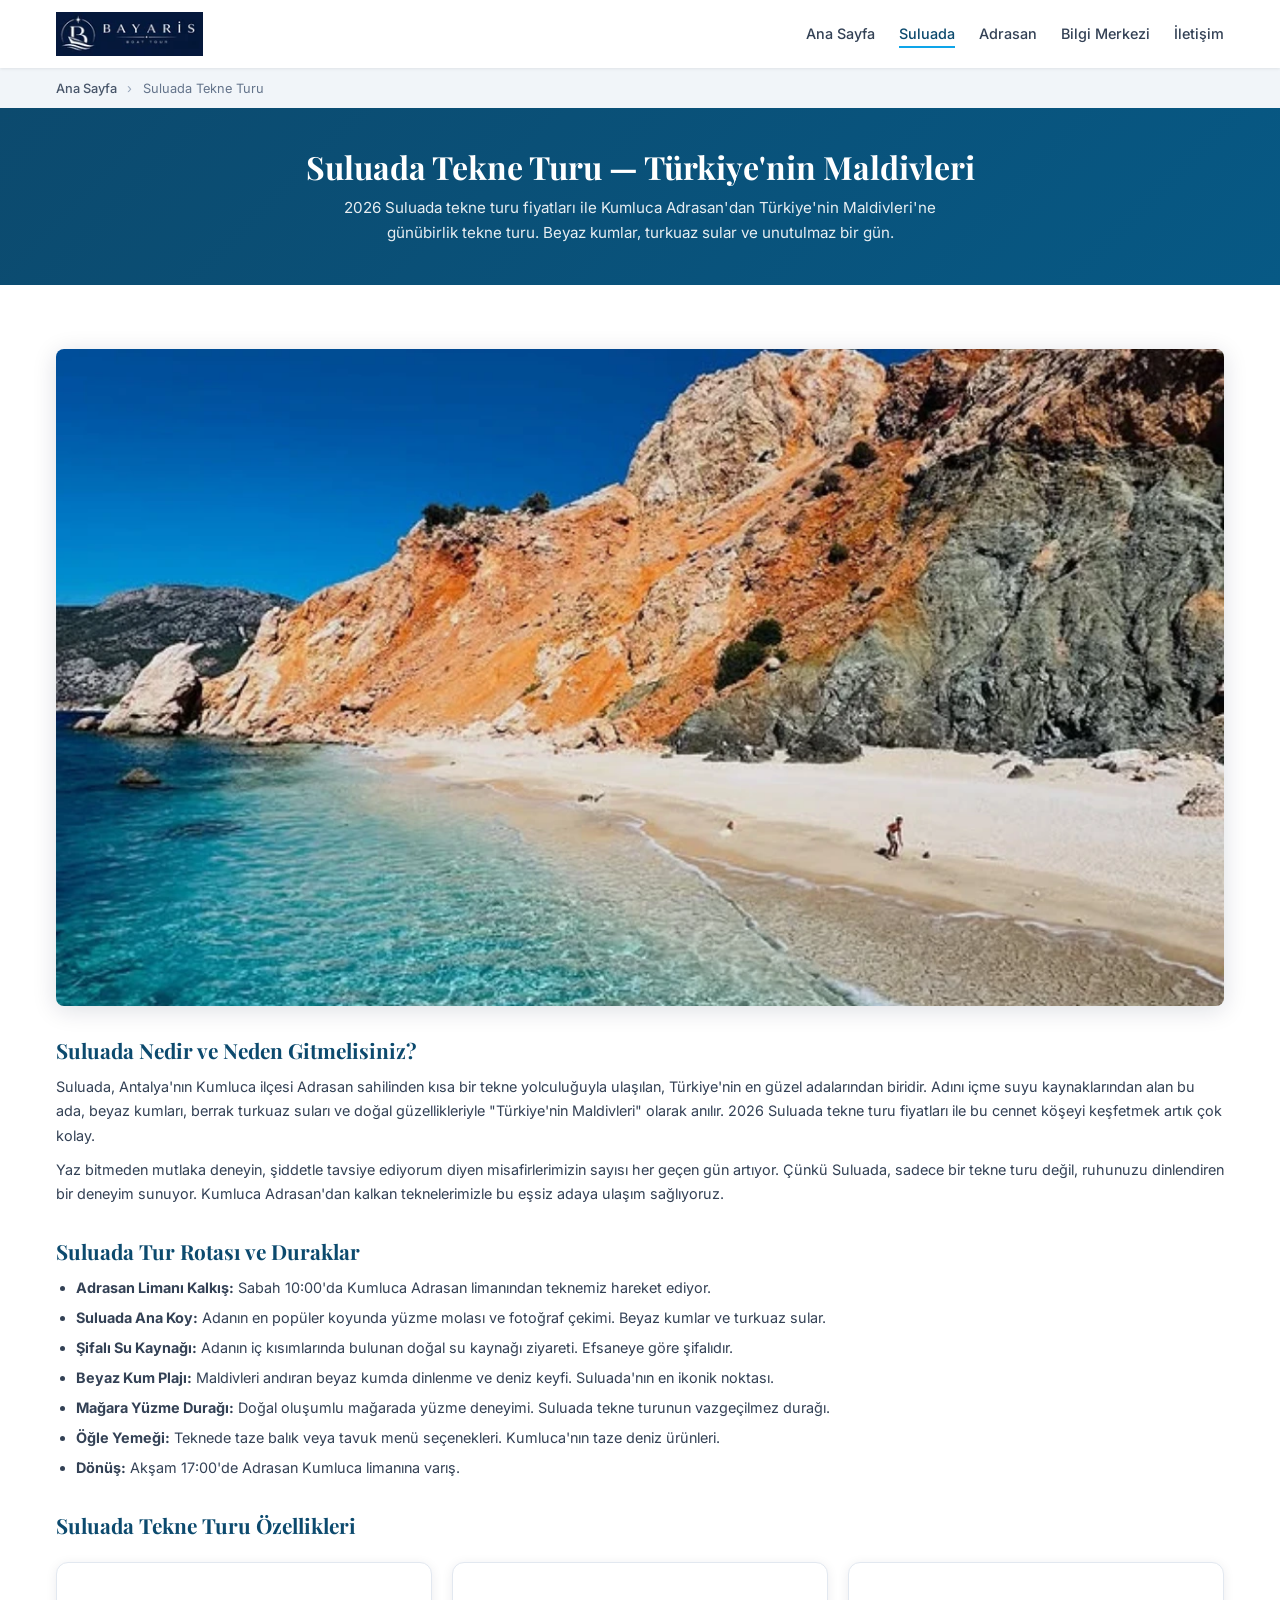
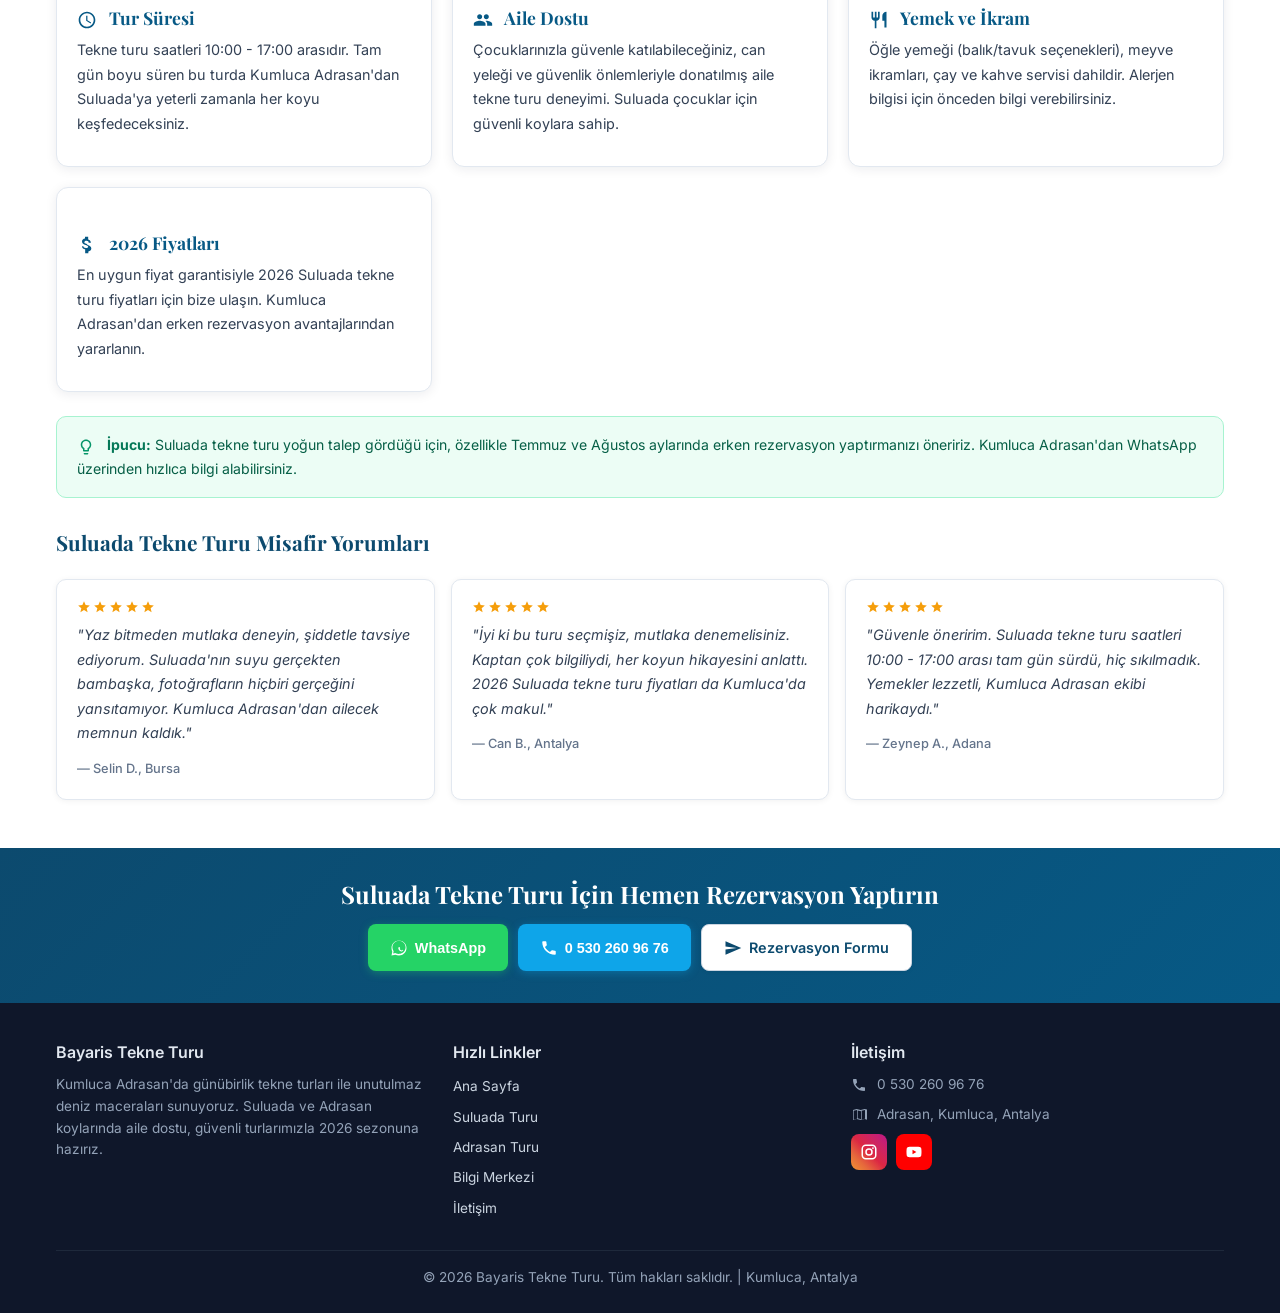
<file: suluada.html>
<!DOCTYPE html>
<html lang="tr">
<head>
<meta charset="UTF-8">
<meta name="viewport" content="width=device-width, initial-scale=1.0">
<meta name="description" content="Suluada tekne turu 2026 fiyatları ve rotaları. Kumluca Adrasan'dan Türkiye'nin Maldivleri Suluada'ya günübirlik tekne turu. Beyaz kumlar, turkuaz sular. WhatsApp rezervasyon.">
<meta name="keywords" content="Suluada tekne turu, Suluada tekne turu fiyatları 2026, Suluada günübirlik tur, Maldivler Türkiye, Adrasan Suluada turu, Kumluca Suluada tekne turu, Suluada tekne turu rezervasyon, Suluada turu Antalya">
<meta name="author" content="Bayaris Tekne Turu">
<meta name="robots" content="index, follow, max-snippet:-1, max-image-preview:large">
<meta name="geo.region" content="TR-07">
<meta name="geo.placename" content="Suluada, Adrasan, Kumluca, Antalya">
<meta name="geo.position" content="36.2000;30.3500">
<meta name="ICBM" content="36.2000, 30.3500">
<meta property="og:title" content="Suluada Tekne Turu 2026 | Kumluca Adrasan Fiyatları">
<meta property="og:description" content="Suluada tekne turu 2026 fiyatları ve rotaları. Türkiye'nin Maldivleri'nde unutulmaz bir gün. Kumluca Adrasan'dan kalkış.">
<meta property="og:type" content="website">
<meta property="og:url" content="https://bayaris.github.io/suluada.html">
<meta property="og:image" content="https://bayaris.github.io/img/suluada-og.webp">
<meta property="og:image:width" content="1200">
<meta property="og:image:height" content="630">
<meta property="og:locale" content="tr_TR">
<meta name="twitter:card" content="summary_large_image">
<link rel="canonical" href="https://bayaris.github.io/suluada.html">
<link rel="icon" type="image/x-icon" href="favicon.ico">
<link rel="preconnect" href="https://fonts.googleapis.com">
<link rel="preconnect" href="https://fonts.gstatic.com" crossorigin>
<link href="https://fonts.googleapis.com/css2?family=Playfair+Display:wght@400;600;700;800&family=Inter:wght@300;400;500;600;700&display=swap" rel="stylesheet">
<title>Suluada Tekne Turu 2026 | Kumluca Adrasan Fiyatları & Rezervasyon</title>
<link rel="stylesheet" href="css/style.css">
<script type="application/ld+json">
{
  "@context": "https://schema.org",
  "@type": "TouristAttraction",
  "name": "Suluada Tekne Turu",
  "description": "Türkiye'nin Maldivleri Suluada'da günübirlik tekne turu. Beyaz kumlar, turkuaz sular, şifalı su kaynakları.",
  "url": "https://bayaris.github.io/suluada.html",
  "image": "https://bayaris.github.io/img/suluada-tur.webp",
  "address": {
    "@type": "PostalAddress",
    "addressLocality": "Adrasan",
    "addressRegion": "Antalya",
    "addressCountry": "TR"
  },
  "geo": {
    "@type": "GeoCoordinates",
    "latitude": 36.2,
    "longitude": 30.35
  },
  "touristType": ["Aile", "Çift", "Arkadaş Grubu"],
  "isAccessibleForFree": false,
  "provider": {
    "@type": "LocalBusiness",
    "name": "Bayaris Tekne Turu",
    "telephone": "+90-530-260-96-76",
    "address": {
      "@type": "PostalAddress",
      "streetAddress": "Adrasan Mahallesi",
      "addressLocality": "Kumluca",
      "addressRegion": "Antalya",
      "postalCode": "07350",
      "addressCountry": "TR"
    }
  },
  "aggregateRating": {
    "@type": "AggregateRating",
    "ratingValue": "4.9",
    "reviewCount": "89"
  }
}
</script>
</head>
<body>
<header>
  <div class="container nav">
    <a href="index.html" class="logo">
      <img src="img/logo.webp" alt="Bayaris Tekne Turu Logo" width="160" height="48">
    </a>
    <button class="menu-toggle" aria-label="Menü" aria-expanded="false">☰</button>
    <ul class="nav-links">
      <li><a href="index.html">Ana Sayfa</a></li>
      <li><a href="suluada.html">Suluada</a></li>
      <li><a href="adrasan.html">Adrasan</a></li>
      <li><a href="blog.html">Bilgi Merkezi</a></li>
      <li><a href="iletisim.html">İletişim</a></li>
    </ul>
  </div>
</header>

<div class="breadcrumb">
  <div class="container">
    <a href="index.html">Ana Sayfa</a> <span>›</span> Suluada Tekne Turu
  </div>
</div>

<section class="page-hero">
  <div class="container">
    <h1>Suluada Tekne Turu — Türkiye'nin Maldivleri</h1>
    <p>2026 Suluada tekne turu fiyatları ile Kumluca Adrasan'dan Türkiye'nin Maldivleri'ne günübirlik tekne turu. Beyaz kumlar, turkuaz sular ve unutulmaz bir gün.</p>
  </div>
</section>

<section class="content-page">
  <div class="container">
    <img src="img/suluada-tur.webp" alt="Suluada tekne turu - Beyaz kum plajı ve turkuaz sular, Türkiye'nin Maldivleri" width="1200" height="675" style="width:100%;border-radius:8px;margin-bottom:2rem;box-shadow:0 4px 24px rgba(2,22,55,.14)">

    <h2>Suluada Nedir ve Neden Gitmelisiniz?</h2>
    <p>Suluada, Antalya'nın Kumluca ilçesi Adrasan sahilinden kısa bir tekne yolculuğuyla ulaşılan, Türkiye'nin en güzel adalarından biridir. Adını içme suyu kaynaklarından alan bu ada, beyaz kumları, berrak turkuaz suları ve doğal güzellikleriyle "Türkiye'nin Maldivleri" olarak anılır. 2026 Suluada tekne turu fiyatları ile bu cennet köşeyi keşfetmek artık çok kolay.</p>

    <p>Yaz bitmeden mutlaka deneyin, şiddetle tavsiye ediyorum diyen misafirlerimizin sayısı her geçen gün artıyor. Çünkü Suluada, sadece bir tekne turu değil, ruhunuzu dinlendiren bir deneyim sunuyor. Kumluca Adrasan'dan kalkan teknelerimizle bu eşsiz adaya ulaşım sağlıyoruz.</p>

    <h2>Suluada Tur Rotası ve Duraklar</h2>
    <ul>
      <li><strong>Adrasan Limanı Kalkış:</strong> Sabah 10:00'da Kumluca Adrasan limanından teknemiz hareket ediyor.</li>
      <li><strong>Suluada Ana Koy:</strong> Adanın en popüler koyunda yüzme molası ve fotoğraf çekimi. Beyaz kumlar ve turkuaz sular.</li>
      <li><strong>Şifalı Su Kaynağı:</strong> Adanın iç kısımlarında bulunan doğal su kaynağı ziyareti. Efsaneye göre şifalıdır.</li>
      <li><strong>Beyaz Kum Plajı:</strong> Maldivleri andıran beyaz kumda dinlenme ve deniz keyfi. Suluada'nın en ikonik noktası.</li>
      <li><strong>Mağara Yüzme Durağı:</strong> Doğal oluşumlu mağarada yüzme deneyimi. Suluada tekne turunun vazgeçilmez durağı.</li>
      <li><strong>Öğle Yemeği:</strong> Teknede taze balık veya tavuk menü seçenekleri. Kumluca'nın taze deniz ürünleri.</li>
      <li><strong>Dönüş:</strong> Akşam 17:00'de Adrasan Kumluca limanına varış.</li>
    </ul>

    <h2>Suluada Tekne Turu Özellikleri</h2>
    <div class="grid grid-2" style="margin-top:1.5rem">
      <div class="card">
        <div class="card-body">
          <h3><span style="width:20px;height:20px;display:inline-flex;align-items:center;vertical-align:middle;margin-right:8px"><svg viewBox="0 0 24 24" style="width:20px;height:20px;fill:currentColor"><path d="M11.99 2C6.47 2 2 6.48 2 12s4.47 10 9.99 10C17.52 22 22 17.52 22 12S17.52 2 11.99 2zM12 20c-4.42 0-8-3.58-8-8s3.58-8 8-8 8 3.58 8 8-3.58 8-8 8zm.5-13H11v6l5.25 3.15.75-1.23-4.5-2.67z"/></svg></span> Tur Süresi</h3>
          <p>Tekne turu saatleri 10:00 - 17:00 arasıdır. Tam gün boyu süren bu turda Kumluca Adrasan'dan Suluada'ya yeterli zamanla her koyu keşfedeceksiniz.</p>
        </div>
      </div>
      <div class="card">
        <div class="card-body">
          <h3><span style="width:20px;height:20px;display:inline-flex;align-items:center;vertical-align:middle;margin-right:8px"><svg viewBox="0 0 24 24" style="width:20px;height:20px;fill:currentColor"><path d="M16 11c1.7 0 3-1.3 3-3s-1.3-3-3-3-3 1.3-3 3 1.3 3 3 3zm-8 0c1.7 0 3-1.3 3-3s-1.3-3-3-3-3 1.3-3 3 1.3 3 3 3zm0 2c-2.3 0-7 1.2-7 3.5V19h14v-2.5c0-2.3-4.7-3.5-7-3.5zm8 0c-.3 0-.6 0-1 .1 1.2.8 2 1.9 2 3.4V19h6v-2.5c0-2.3-4.7-3.5-7-3.5z"/></svg></span> Aile Dostu</h3>
          <p>Çocuklarınızla güvenle katılabileceğiniz, can yeleği ve güvenlik önlemleriyle donatılmış aile tekne turu deneyimi. Suluada çocuklar için güvenli koylara sahip.</p>
        </div>
      </div>
      <div class="card">
        <div class="card-body">
          <h3><span style="width:20px;height:20px;display:inline-flex;align-items:center;vertical-align:middle;margin-right:8px"><svg viewBox="0 0 24 24" style="width:20px;height:20px;fill:currentColor"><path d="M11 9H9V2H7v7H5V2H3v7c0 2.1 1.7 3.9 3.9 4v9h2v-9c2.2-.1 3.9-1.9 3.9-4V2h-2v7zm5-4v8h2.5v8H21V2c-2.8 0-5 2.2-5 5z"/></svg></span> Yemek ve İkram</h3>
          <p>Öğle yemeği (balık/tavuk seçenekleri), meyve ikramları, çay ve kahve servisi dahildir. Alerjen bilgisi için önceden bilgi verebilirsiniz.</p>
        </div>
      </div>
      <div class="card">
        <div class="card-body">
          <h3><span style="width:20px;height:20px;display:inline-flex;align-items:center;vertical-align:middle;margin-right:8px"><svg viewBox="0 0 24 24" style="width:20px;height:20px;fill:currentColor"><path d="M11.8 10.9c-2.3-.6-3-1.2-3-2.1 0-1.1 1-1.8 2.7-1.8 1.8 0 2.4.9 2.5 2.2h2.7c-.1-1.7-1.1-3.3-3.3-3.8V2h-3.8v2.2c-2 .4-3.6 1.6-3.6 3.6 0 2.3 1.8 3.4 4.4 4.1 2.6.7 3 1.6 3 2.1 0 .6-.5 1.5-2.7 1.5-2.1 0-2.9-.9-3-2.1H6c.1 2 1.4 3.4 3.8 3.8V22h3.8v-2.2c2.1-.4 3.6-1.5 3.6-3.5 0-2.7-2.2-3.5-4.4-4.4z"/></svg></span> 2026 Fiyatları</h3>
          <p>En uygun fiyat garantisiyle 2026 Suluada tekne turu fiyatları için bize ulaşın. Kumluca Adrasan'dan erken rezervasyon avantajlarından yararlanın.</p>
        </div>
      </div>
    </div>

    <div class="info-box">
      <p><span style="width:18px;height:18px;display:inline-flex;align-items:center;vertical-align:middle;margin-right:8px"><svg viewBox="0 0 24 24" style="width:18px;height:18px;fill:currentColor"><path d="M9 21c0 .55.45 1 1 1h4c.55 0 1-.45 1-1v-1H9v1zm3-19C8.14 2 5 5.14 5 9c0 2.38 1.19 4.47 3 5.74V17c0 .55.45 1 1 1h6c.55 0 1-.45 1-1v-2.26c1.81-1.27 3-3.36 3-5.74 0-3.86-3.14-7-7-7zm2.85 11.1l-.85.6V16h-4v-2.3l-.85-.6A4.997 4.997 0 0 1 7 9c0-2.76 2.24-5 5-5s5 2.24 5 5c0 1.63-.8 3.16-2.15 4.1z"/></svg></span> <strong>İpucu:</strong> Suluada tekne turu yoğun talep gördüğü için, özellikle Temmuz ve Ağustos aylarında erken rezervasyon yaptırmanızı öneririz. Kumluca Adrasan'dan WhatsApp üzerinden hızlıca bilgi alabilirsiniz.</p>
    </div>

    <h2>Suluada Tekne Turu Misafir Yorumları</h2>
    <div class="review-grid" style="margin-top:1.5rem">
      <div class="review-card">
        <div class="stars"><svg viewBox="0 0 24 24"><path d="M12 17.27L18.18 21l-1.64-7.03L22 9.24l-7.19-.61L12 2 9.19 8.63 2 9.24l5.46 4.73L5.82 21z"/></svg><svg viewBox="0 0 24 24"><path d="M12 17.27L18.18 21l-1.64-7.03L22 9.24l-7.19-.61L12 2 9.19 8.63 2 9.24l5.46 4.73L5.82 21z"/></svg><svg viewBox="0 0 24 24"><path d="M12 17.27L18.18 21l-1.64-7.03L22 9.24l-7.19-.61L12 2 9.19 8.63 2 9.24l5.46 4.73L5.82 21z"/></svg><svg viewBox="0 0 24 24"><path d="M12 17.27L18.18 21l-1.64-7.03L22 9.24l-7.19-.61L12 2 9.19 8.63 2 9.24l5.46 4.73L5.82 21z"/></svg><svg viewBox="0 0 24 24"><path d="M12 17.27L18.18 21l-1.64-7.03L22 9.24l-7.19-.61L12 2 9.19 8.63 2 9.24l5.46 4.73L5.82 21z"/></svg></div>
        <p>"Yaz bitmeden mutlaka deneyin, şiddetle tavsiye ediyorum. Suluada'nın suyu gerçekten bambaşka, fotoğrafların hiçbiri gerçeğini yansıtamıyor. Kumluca Adrasan'dan ailecek memnun kaldık."</p>
        <div class="author">— Selin D., Bursa</div>
      </div>
      <div class="review-card">
        <div class="stars"><svg viewBox="0 0 24 24"><path d="M12 17.27L18.18 21l-1.64-7.03L22 9.24l-7.19-.61L12 2 9.19 8.63 2 9.24l5.46 4.73L5.82 21z"/></svg><svg viewBox="0 0 24 24"><path d="M12 17.27L18.18 21l-1.64-7.03L22 9.24l-7.19-.61L12 2 9.19 8.63 2 9.24l5.46 4.73L5.82 21z"/></svg><svg viewBox="0 0 24 24"><path d="M12 17.27L18.18 21l-1.64-7.03L22 9.24l-7.19-.61L12 2 9.19 8.63 2 9.24l5.46 4.73L5.82 21z"/></svg><svg viewBox="0 0 24 24"><path d="M12 17.27L18.18 21l-1.64-7.03L22 9.24l-7.19-.61L12 2 9.19 8.63 2 9.24l5.46 4.73L5.82 21z"/></svg><svg viewBox="0 0 24 24"><path d="M12 17.27L18.18 21l-1.64-7.03L22 9.24l-7.19-.61L12 2 9.19 8.63 2 9.24l5.46 4.73L5.82 21z"/></svg></div>
        <p>"İyi ki bu turu seçmişiz, mutlaka denemelisiniz. Kaptan çok bilgiliydi, her koyun hikayesini anlattı. 2026 Suluada tekne turu fiyatları da Kumluca'da çok makul."</p>
        <div class="author">— Can B., Antalya</div>
      </div>
      <div class="review-card">
        <div class="stars"><svg viewBox="0 0 24 24"><path d="M12 17.27L18.18 21l-1.64-7.03L22 9.24l-7.19-.61L12 2 9.19 8.63 2 9.24l5.46 4.73L5.82 21z"/></svg><svg viewBox="0 0 24 24"><path d="M12 17.27L18.18 21l-1.64-7.03L22 9.24l-7.19-.61L12 2 9.19 8.63 2 9.24l5.46 4.73L5.82 21z"/></svg><svg viewBox="0 0 24 24"><path d="M12 17.27L18.18 21l-1.64-7.03L22 9.24l-7.19-.61L12 2 9.19 8.63 2 9.24l5.46 4.73L5.82 21z"/></svg><svg viewBox="0 0 24 24"><path d="M12 17.27L18.18 21l-1.64-7.03L22 9.24l-7.19-.61L12 2 9.19 8.63 2 9.24l5.46 4.73L5.82 21z"/></svg><svg viewBox="0 0 24 24"><path d="M12 17.27L18.18 21l-1.64-7.03L22 9.24l-7.19-.61L12 2 9.19 8.63 2 9.24l5.46 4.73L5.82 21z"/></svg></div>
        <p>"Güvenle öneririm. Suluada tekne turu saatleri 10:00 - 17:00 arası tam gün sürdü, hiç sıkılmadık. Yemekler lezzetli, Kumluca Adrasan ekibi harikaydı."</p>
        <div class="author">— Zeynep A., Adana</div>
      </div>
    </div>
  </div>
</section>

<section class="cta-bar">
  <div class="container">
    <h3>Suluada Tekne Turu İçin Hemen Rezervasyon Yaptırın</h3>
    <div class="btn-group">
      <button class="btn btn-whatsapp" data-wa="Merhaba, Suluada tekne turu rezervasyonu yapmak istiyorum."><span style="width:18px;height:18px;display:inline-flex;align-items:center"><svg viewBox="0 0 24 24" style="width:18px;height:18px;fill:currentColor"><path d="M16.75 13.96c.25.13.41.2.46.3.05.11.04.61-.21 1.18-.26.57-.64.93-.84 1.06-.21.13-.45.2-.7.2-.75 0-1.7-.42-2.55-1.1-.65-.52-1.2-1.2-1.5-1.92-.3-.72-.38-1.42-.25-1.96.08-.34.26-.63.5-.84.18-.16.38-.24.58-.24.1 0 .2.02.28.06.1.04.2.12.28.22.1.12.2.28.3.48.1.2.2.4.28.54.08.14.14.26.18.36.04.1.04.2-.02.28-.06.08-.14.14-.22.2-.08.06-.16.12-.22.18-.06.06-.12.12-.16.2-.04.08-.04.16 0 .26.04.1.1.2.2.3.1.1.2.22.3.32.14.14.3.28.46.42.2.18.42.34.64.48.22.14.42.24.58.3.16.06.28.08.36.06.08-.02.14-.06.18-.12.04-.06.08-.12.14-.2.06-.08.1-.14.14-.2.04-.06.1-.1.18-.12.08-.02.18 0 .3.06.12.06.26.14.42.24.16.1.34.22.54.36.2.14.38.28.54.42zM12 2C6.48 2 2 6.48 2 12c0 1.82.38 3.55 1.07 5.11L2 22l5.02-1.06C8.55 21.62 10.24 22 12 22c5.52 0 10-4.48 10-10S17.52 2 12 2zm0 18c-1.58 0-3.1-.38-4.45-1.08l-.32-.17-3.02.64.65-2.94-.21-.34C3.64 14.22 3.2 12.66 3.2 11c0-4.86 3.94-8.8 8.8-8.8s8.8 3.94 8.8 8.8-3.94 8.8-8.8 8.8z"/></svg></span> WhatsApp</button>
      <button class="btn btn-primary" data-tel="+905302609676"><span style="width:18px;height:18px;display:inline-flex;align-items:center"><svg viewBox="0 0 24 24" style="width:18px;height:18px;fill:currentColor"><path d="M6.62 10.79c1.44 2.83 3.76 5.14 6.59 6.59l2.2-2.2c.27-.27.67-.36 1.02-.24 1.12.37 2.33.57 3.57.57.55 0 1 .45 1 1V20c0 .55-.45 1-1 1-9.39 0-17-7.61-17-17 0-.55.45-1 1-1h3.5c.55 0 1 .45 1 1 0 1.25.2 2.45.57 3.57.11.35.03.74-.25 1.02l-2.2 2.2z"/></svg></span> 0 530 260 96 76</button>
      <a href="iletisim.html" class="btn btn-secondary"><span style="width:18px;height:18px;display:inline-flex;align-items:center"><svg viewBox="0 0 24 24" style="width:18px;height:18px;fill:currentColor"><path d="M2.01 21L23 12 2.01 3 2 10l15 2-15 2z"/></svg></span> Rezervasyon Formu</a>
    </div>
  </div>
</section>

<footer>
  <div class="container">
    <div class="footer-grid">
      <div>
        <h4>Bayaris Tekne Turu</h4>
        <p>Kumluca Adrasan'da günübirlik tekne turları ile unutulmaz deniz maceraları sunuyoruz. Suluada ve Adrasan koylarında aile dostu, güvenli turlarımızla 2026 sezonuna hazırız.</p>
      </div>
      <div>
        <h4>Hızlı Linkler</h4>
        <ul>
          <li><a href="index.html">Ana Sayfa</a></li>
          <li><a href="suluada.html">Suluada Turu</a></li>
          <li><a href="adrasan.html">Adrasan Turu</a></li>
          <li><a href="blog.html">Bilgi Merkezi</a></li>
          <li><a href="iletisim.html">İletişim</a></li>
        </ul>
      </div>
      <div>
        <h4>İletişim</h4>
        <p><span style="width:16px;height:16px;display:inline-flex;align-items:center;vertical-align:middle;margin-right:6px"><svg viewBox="0 0 24 24" style="width:16px;height:16px;fill:currentColor"><path d="M6.62 10.79c1.44 2.83 3.76 5.14 6.59 6.59l2.2-2.2c.27-.27.67-.36 1.02-.24 1.12.37 2.33.57 3.57.57.55 0 1 .45 1 1V20c0 .55-.45 1-1 1-9.39 0-17-7.61-17-17 0-.55.45-1 1-1h3.5c.55 0 1 .45 1 1 0 1.25.2 2.45.57 3.57.11.35.03.74-.25 1.02l-2.2 2.2z"/></svg></span> 0 530 260 96 76</p>
        <p><span style="width:16px;height:16px;display:inline-flex;align-items:center;vertical-align:middle;margin-right:6px"><svg viewBox="0 0 24 24" style="width:16px;height:16px;fill:currentColor"><path d="M20.5 3l-6 1.5-6-1.5-5.5 1.4v15.1l5.5-1.4 6 1.5 6-1.5 5.5 1.4V4.4L20.5 3zM9 17.5l-5 1.3V5.8l5-1.3v13zm6 .8l-5-1.3V5.1l5 1.3v12zm6-.8l-5 1.3V5.8l5-1.3v13z"/></svg></span> Adrasan, Kumluca, Antalya</p>
        <div class="social">
          <a href="https://instagram.com/bayaris_adrasantekneturu" target="_blank" rel="noopener" aria-label="Instagram"><svg viewBox="0 0 24 24"><path d="M7.8 2h8.4C19.4 2 22 4.6 22 7.8v8.4a5.8 5.8 0 0 1-5.8 5.8H7.8C4.6 22 2 19.4 2 16.2V7.8A5.8 5.8 0 0 1 7.8 2m-.2 2A3.6 3.6 0 0 0 4 7.6v8.8C4 18.39 5.61 20 7.6 20h8.8a3.6 3.6 0 0 0 3.6-3.6V7.6C20 5.61 18.39 4 16.4 4H7.6m9.65 1.5a1.25 1.25 0 0 1 1.25 1.25A1.25 1.25 0 0 1 17.25 8 1.25 1.25 0 0 1 16 6.75a1.25 1.25 0 0 1 1.25-1.25M12 7a5 5 0 0 1 5 5 5 5 0 0 1-5 5 5 5 0 0 1-5-5 5 5 0 0 1 5-5m0 2a3 3 0 0 0-3 3 3 3 0 0 0 3 3 3 3 0 0 0 3-3 3 3 0 0 0-3-3z"/></svg></a>
          <a href="https://youtube.com/@adrasanbayaristekneturu" target="_blank" rel="noopener" aria-label="YouTube"><svg viewBox="0 0 24 24"><path d="M21.58 7.16c-.23-.86-.9-1.54-1.76-1.77C18.26 5 12 5 12 5s-6.26 0-7.82.39c-.86.23-1.54.91-1.77 1.77C2 8.72 2 12 2 12s0 3.28.39 4.84c.23.86.91 1.54 1.77 1.77C5.74 19 12 19 12 19s6.26 0 7.82-.39c.86-.23 1.54-.91 1.77-1.77C22 15.28 22 12 22 12s0-3.28-.42-4.84zM10 15V9l5.2 3-5.2 3z"/></svg></a>
        </div>
      </div>
    </div>
    <div class="footer-bottom">
      <p>© 2026 Bayaris Tekne Turu. Tüm hakları saklıdır. | Kumluca, Antalya</p>
    </div>
  </div>
</footer>

<script src="js/main.js"></script>
</body>
</html>
</file>
<file: css/style.css>
/* ===== RESET & BASE ===== */
*,*::before,*::after{box-sizing:border-box;margin:0;padding:0}
html{scroll-behavior:smooth;-webkit-text-size-adjust:100%}
body{font-family:'Inter',system-ui,-apple-system,sans-serif;font-size:15px;line-height:1.65;color:#0f172a;background:#f8fafc;-webkit-font-smoothing:antialiased}
h1,h2,h3,h4{font-family:'Playfair Display',Georgia,serif;font-weight:700;line-height:1.2;color:#0c4a6e}
a{color:#0284c7;text-decoration:none;transition:color .2s}
a:hover{color:#0369a1}
img{max-width:100%;height:auto;display:block}

/* ===== LAYOUT ===== */
.container{max-width:1200px;margin:0 auto;padding:0 1rem}
section{padding:3rem 0}

/* ===== HEADER ===== */
header{background:#fff;box-shadow:0 1px 3px rgba(0,0,0,.08);position:sticky;top:0;z-index:100}
.nav{display:flex;align-items:center;justify-content:space-between;padding:.75rem 1rem}
.logo img{height:44px;width:auto;max-width:160px}
.nav-links{display:flex;list-style:none;gap:1.5rem;align-items:center}
.nav-links a{font-weight:500;color:#334155;font-size:.9rem;padding:.25rem 0;border-bottom:2px solid transparent;transition:border-color .2s}
.nav-links a:hover,.nav-links a[aria-current="page"]{color:#0c4a6e;border-bottom-color:#0ea5e9}
.menu-toggle{display:none;background:none;border:none;font-size:1.5rem;color:#334155;cursor:pointer}

/* ===== HERO ===== */
.hero{position:relative;min-height:70vh;display:flex;align-items:center;overflow:hidden;background:#0c4a6e}
.hero-bg{position:absolute;inset:0;z-index:0}
.hero-bg img{width:100%;height:100%;object-fit:cover;opacity:.35}
.hero-bg::after{content:'';position:absolute;inset:0;background:linear-gradient(180deg,rgba(12,74,110,.7) 0%,rgba(8,47,73,.85) 100%)}
.hero-content{position:relative;z-index:1;max-width:720px;padding:2rem 1rem;color:#fff}
.hero-content h1{font-size:clamp(1.6rem,4vw,2.6rem);color:#fff;margin-bottom:1rem;text-shadow:0 2px 8px rgba(0,0,0,.3)}
.hero-content p{font-size:clamp(.95rem,2vw,1.15rem);opacity:.92;margin-bottom:1.75rem;line-height:1.7}

/* ===== BUTTONS ===== */
.btn{display:inline-flex;align-items:center;justify-content:center;gap:.4rem;padding:.65rem 1.4rem;border-radius:8px;font-weight:600;font-size:.9rem;border:none;cursor:pointer;transition:transform .15s,box-shadow .2s,background .2s}
.btn:active{transform:scale(.98)}
.btn-primary{background:#0ea5e9;color:#fff;box-shadow:0 2px 8px rgba(14,165,233,.35)}
.btn-primary:hover{background:#0284c7;color:#fff;box-shadow:0 4px 14px rgba(14,165,233,.45)}
.btn-whatsapp{background:#25d366;color:#fff;box-shadow:0 2px 8px rgba(37,211,102,.35)}
.btn-whatsapp:hover{background:#1da851;color:#fff;box-shadow:0 4px 14px rgba(37,211,102,.45)}
.btn-secondary{background:#fff;color:#0c4a6e;border:1.5px solid #cbd5e1;box-shadow:0 1px 4px rgba(0,0,0,.06)}
.btn-secondary:hover{background:#f1f5f9;border-color:#94a3b8;color:#0c4a6e}
.btn-group{display:flex;flex-wrap:wrap;gap:.6rem}

/* ===== BREADCRUMB ===== */
.breadcrumb{background:#f1f5f9;padding:.6rem 0;font-size:.8rem;color:#64748b}
.breadcrumb a{color:#475569;font-weight:500}
.breadcrumb a:hover{color:#0c4a6e}
.breadcrumb span{margin:0 .4rem;color:#94a3b8}

/* ===== PAGE HERO ===== */
.page-hero{background:linear-gradient(135deg,#0c4a6e 0%,#075985 100%);color:#fff;padding:2.5rem 0;text-align:center}
.page-hero h1{font-size:clamp(1.4rem,3vw,2rem);color:#fff;margin-bottom:.5rem}
.page-hero p{opacity:.9;max-width:640px;margin:0 auto;font-size:.95rem}

/* ===== SECTION TITLES ===== */
.section-title{text-align:center;margin-bottom:2rem}
.section-title h2{font-size:clamp(1.3rem,3vw,1.8rem);margin-bottom:.4rem}
.section-title p{color:#64748b;max-width:560px;margin:0 auto;font-size:.9rem}

/* ===== GRID ===== */
.grid{display:grid;gap:1.25rem}
.grid-2{grid-template-columns:repeat(auto-fit,minmax(280px,1fr))}
.grid-3{grid-template-columns:repeat(auto-fit,minmax(260px,1fr))}

/* ===== CARDS ===== */
.card{background:#fff;border-radius:12px;overflow:hidden;box-shadow:0 2px 12px rgba(2,22,55,.08);border:1px solid #e2e8f0;transition:transform .2s,box-shadow .2s}
.card:hover{transform:translateY(-3px);box-shadow:0 8px 28px rgba(2,22,55,.14)}
.card-img{aspect-ratio:4/3;overflow:hidden;background:#e2e8f0}
.card-img img{width:100%;height:100%;object-fit:cover;transition:transform .4s}
.card:hover .card-img img{transform:scale(1.04)}
.card-body{padding:1.25rem}
.card-body h3{font-size:1.1rem;margin-bottom:.5rem;color:#0c4a6e}
.card-body p{color:#475569;font-size:.88rem;line-height:1.6;margin-bottom:1rem}

/* ===== FEATURES ===== */
.features{background:#fff}
.feature-item{display:flex;gap:1rem;align-items:flex-start;padding:1.25rem;border-radius:10px;background:#f8fafc;border:1px solid #e2e8f0;transition:background .2s}
.feature-item:hover{background:#f1f5f9}
.feature-item .icon{flex-shrink:0;width:44px;height:44px;border-radius:10px;background:#e0f2fe;display:flex;align-items:center;justify-content:center;color:#0284c7}
.feature-item .icon svg{width:22px;height:22px;fill:currentColor}
.feature-item h4{font-size:.95rem;margin-bottom:.25rem;color:#0c4a6e}
.feature-item p{font-size:.85rem;color:#64748b;line-height:1.55}

/* ===== REVIEWS ===== */
.reviews{background:#f1f5f9}
.review-grid{display:grid;grid-template-columns:repeat(auto-fit,minmax(260px,1fr));gap:1rem}
.review-card{background:#fff;padding:1.25rem;border-radius:10px;box-shadow:0 1px 6px rgba(0,0,0,.06);border:1px solid #e2e8f0}
.review-card .stars{color:#f59e0b;margin-bottom:.6rem;display:flex;gap:2px}
.review-card .stars svg{width:14px;height:14px;fill:currentColor}
.review-card p{font-size:.85rem;color:#334155;line-height:1.6;font-style:italic}
.review-card .author{font-size:.8rem;color:#64748b;margin-top:.75rem;font-weight:500;font-style:normal}

/* ===== CONTENT PAGE ===== */
.content-page{background:#fff}
.content-page h2{font-size:1.3rem;margin:2rem 0 .75rem;color:#0c4a6e}
.content-page h3{font-size:1.1rem;margin:1.5rem 0 .5rem;color:#075985}
.content-page p,.content-page li{color:#334155;font-size:.9rem;line-height:1.7;margin-bottom:.6rem}
.content-page ul{margin:.5rem 0 .5rem 1.25rem}
.content-page ul li{margin-bottom:.35rem}
.content-page img{border-radius:8px;box-shadow:0 4px 20px rgba(2,22,55,.12);margin:1rem 0}

/* ===== INFO BOX ===== */
.info-box{background:#ecfdf5;border:1px solid #a7f3d0;border-radius:10px;padding:1rem 1.25rem;margin:1.5rem 0;display:flex;gap:.6rem;align-items:flex-start}
.info-box svg{flex-shrink:0;color:#059669;margin-top:.15rem}
.info-box p{margin:0;font-size:.88rem;color:#065f46}
.info-box strong{color:#047857}

/* ===== CTA BAR ===== */
.cta-bar{background:linear-gradient(135deg,#0c4a6e 0%,#075985 100%);color:#fff;padding:2rem 0;text-align:center}
.cta-bar h3{font-size:clamp(1.1rem,2.5vw,1.5rem);color:#fff;margin-bottom:1rem}
.cta-bar .btn-group{justify-content:center}

/* ===== CONTACT ===== */
.contact-grid{display:grid;grid-template-columns:1fr;gap:2rem}
@media(min-width:768px){.contact-grid{grid-template-columns:1.2fr 1fr}}
.form-group{margin-bottom:1rem}
.form-group label{display:block;font-weight:500;font-size:.85rem;color:#334155;margin-bottom:.35rem;display:flex;align-items:center;gap:.3rem}
.form-group label svg{width:14px;height:14px;fill:#64748b;flex-shrink:0}
.form-group input,.form-group select,.form-group textarea{width:100%;padding:.65rem .8rem;border:1.5px solid #cbd5e1;border-radius:8px;font-size:.9rem;font-family:inherit;transition:border-color .2s,box-shadow .2s;background:#fff;color:#0f172a}
.form-group input:focus,.form-group select:focus,.form-group textarea:focus{outline:none;border-color:#0ea5e9;box-shadow:0 0 0 3px rgba(14,165,233,.15)}
.form-group textarea{min-height:100px;resize:vertical}
.contact-info h3{font-size:1.1rem;margin-bottom:1rem;color:#0c4a6e}
.contact-info p{font-size:.88rem;color:#475569;margin-bottom:.8rem;line-height:1.6;display:flex;align-items:flex-start;gap:.5rem}
.contact-info p svg{flex-shrink:0;margin-top:.15rem;color:#64748b}
.contact-info strong{color:#0c4a6e}

/* ===== SOCIAL ICONS ===== */
.social{display:flex;gap:.6rem;margin-top:.5rem}
.social a{width:36px;height:36px;border-radius:8px;display:flex;align-items:center;justify-content:center;transition:transform .15s,background .2s;background:#f1f5f9}
.social a:hover{transform:translateY(-2px)}
.social a svg{width:18px;height:18px;fill:currentColor}
/* Instagram - footer (dark bg) */
footer .social a[aria-label="Instagram"]{background:linear-gradient(45deg,#f09433,#e6683c,#dc2743,#cc2366,#bc1888);color:#fff}
footer .social a[aria-label="Instagram"]:hover{background:linear-gradient(45deg,#e6683c,#dc2743,#cc2366,#bc1888,#f09433)}
/* YouTube - footer (dark bg) */
footer .social a[aria-label="YouTube"]{background:#ff0000;color:#fff}
footer .social a[aria-label="YouTube"]:hover{background:#cc0000}
/* Contact info area (light bg) */
.contact-info .social a[aria-label="Instagram"]{background:linear-gradient(45deg,#f09433,#e6683c,#dc2743,#cc2366,#bc1888);color:#fff}
.contact-info .social a[aria-label="YouTube"]{background:#ff0000;color:#fff}

/* ===== BLOG ===== */
.blog-list{display:flex;flex-direction:column;gap:1.5rem}
.blog-item{background:#fff;border-radius:12px;padding:1.5rem;box-shadow:0 1px 8px rgba(0,0,0,.06);border:1px solid #e2e8f0}
.blog-item h3{font-size:1.1rem;color:#0c4a6e;margin-bottom:.75rem;display:flex;align-items:center;gap:.4rem}
.blog-item h3 svg{width:18px;height:18px;fill:#0284c7;flex-shrink:0}
.blog-item p{margin-bottom:.6rem}

/* ===== FOOTER ===== */
footer{background:#0f172a;color:#94a3b8;padding:2.5rem 0 0}
.footer-grid{display:grid;grid-template-columns:repeat(auto-fit,minmax(220px,1fr));gap:1.5rem;margin-bottom:1.5rem}
footer h4{color:#e2e8f0;font-size:1rem;margin-bottom:.75rem;font-family:'Inter',sans-serif;font-weight:600}
footer p{font-size:.85rem;line-height:1.6;margin-bottom:.5rem;color:#94a3b8}
footer a{color:#cbd5e1}
footer a:hover{color:#fff}
footer ul{list-style:none}
footer ul li{margin-bottom:.35rem}
footer ul a{font-size:.85rem}
.footer-bottom{border-top:1px solid #1e293b;padding:1rem 0;text-align:center;font-size:.8rem;color:#64748b}
/* Footer social icons */
footer .social a{background:#1e293b;color:#e2e8f0}
footer .social a:hover{background:#334155}

/* ===== MOBILE ===== */
@media(max-width:768px){
.menu-toggle{display:block}
.nav-links{display:none;position:absolute;top:100%;left:0;right:0;background:#fff;flex-direction:column;padding:1rem;gap:0;box-shadow:0 4px 12px rgba(0,0,0,.1)}
.nav-links.active{display:flex}
.nav-links li{width:100%}
.nav-links a{display:block;padding:.75rem 1rem;border-bottom:1px solid #e2e8f0;border-bottom-color:transparent}
.nav-links a:hover{border-bottom-color:transparent;background:#f1f5f9}
.hero{min-height:55vh}
.hero-content{padding:1.5rem 1rem}
.btn-group{flex-direction:column;width:100%}
.btn{width:100%}
.grid-2,.grid-3{grid-template-columns:1fr}
section{padding:2rem 0}
.page-hero{padding:2rem 0}
.review-grid{grid-template-columns:1fr}
.contact-grid{grid-template-columns:1fr}
.cta-bar .btn-group{flex-direction:column}
}

/* ===== SCHEMA JSON-LD (hidden) ===== */
.schema-script{display:none}
</file>
